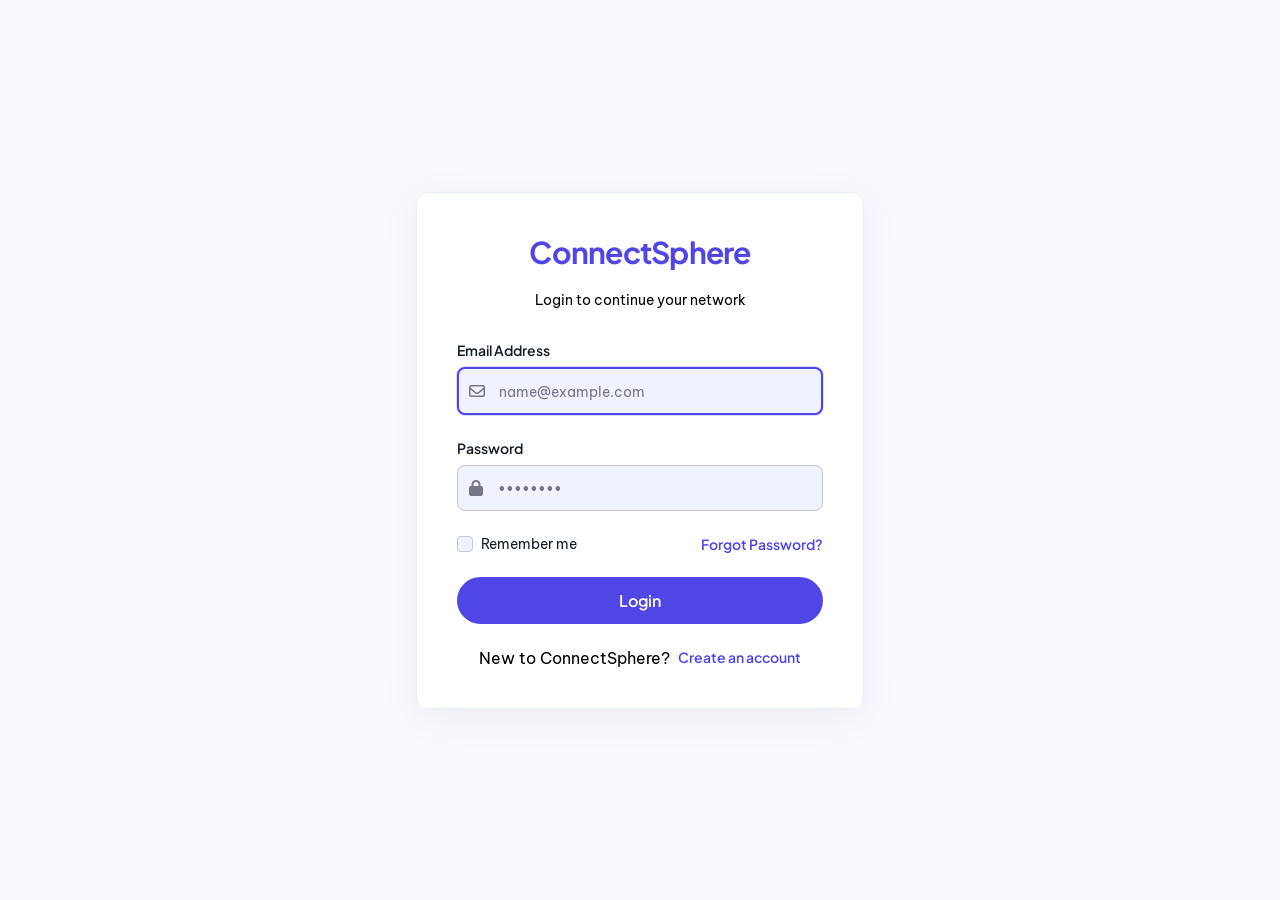
<file: index.html>
<!DOCTYPE html>
<html lang="en">

<head>
    <meta charset="UTF-8">
    <meta name="viewport" content="width=device-width, initial-scale=1.0">
    <!-- icon link -->
    <link rel="icon" href="assets/icon.png" type="image/png">
    <title>ConnectSphere - Home</title>
    <!-- Google Fonts CDN -->
    <link
        href="https://fonts.googleapis.com/css2?family=Plus+Jakarta+Sans:wght@500;600;700;800&amp;family=Be+Vietnam+Pro:wght@400;500&amp;display=swap"
        rel="stylesheet" />

    <!-- Material Icons -->
    <link rel="stylesheet" href="https://fonts.googleapis.com/icon?family=Material+Symbols+Outlined">

    <!-- Font Awesome CDN -->
    <link rel="stylesheet" href="https://cdnjs.cloudflare.com/ajax/libs/font-awesome/6.5.0/css/all.min.css">

    <!-- style files -->
    <link rel="stylesheet" href="css/designsystem.css">
    <link rel="stylesheet" href="css/base.css">
    <link rel="stylesheet" href="css/layout.css">
    <link rel="stylesheet" href="css/module.css">
    <link rel="stylesheet" href="css/state.css">

</head>

<body class="home-page">
    <div class="home-container">
        <!-- Top Navigation -->
        <nav class="top-nav">
            <div class="top-nav-logo">
                <h1 class="top-nav-logo-text">ConnectSphere</h1>
            </div>
            <div class="top-nav-search">
                <span class="material-symbols-outlined">search</span>
                <input type="text" class="top-nav-search-input" placeholder="Search ConnectSphere">
            </div>
            <div class="top-nav-actions">
                <button class="top-nav-icon-btn notification-btn">
                    <span class="material-symbols-outlined">notifications</span>
                </button>
                <button class="top-nav-icon-btn account-btn">
                    <img src="./image/default-image-profile.png" alt="Your avatar">
                </button>
            </div>
        </nav>

        <!-- Main Content Area -->
        <div class="main-feed-container">
            <!-- Left Sidebar -->
            <aside class="sidebar-left">
                <nav class="sidebar-nav">
                    <a href="index.html" class="sidebar-nav-item active">
                        <span class="material-symbols-outlined">home</span>
                        <span>Home</span>
                    </a>
                    <a href="notifications.html" class="sidebar-nav-item">
                        <span class="material-symbols-outlined">notifications</span>
                        <span>Notifications</span>
                    </a>
                    <a href="bookmarks.html" class="sidebar-nav-item">
                        <span class="material-symbols-outlined">bookmarks</span>
                        <span>Bookmarks</span>
                    </a>
                    <a href="profile.html" class="sidebar-nav-item">
                        <span class="material-symbols-outlined">person</span>
                        <span>Profile</span>
                    </a>
                </nav>

                <div class="sidebar-footer">
                    <a href="settings.html" class="sidebar-nav-item">
                        <span class="material-symbols-outlined">settings</span>
                        <span>Settings</span>
                    </a>
                </div>
            </aside>

            <!-- Center Feed -->
            <main class="feed-center">
                <div id="banner" class="security_card_banner">
                    <i id="banner-icon" class="fa-solid fa-envelope"></i>
                    <span id="banner-text"></span>
                </div>
                <!-- Compose Tweet -->
                <div class="compose-card">
                    <div class="compose-header">
                        <img src="./image/default-image-profile.png" alt="Your avatar" class="compose-avatar">
                        <div class="compose-content">
                            <textarea class="compose-textarea" placeholder="What's happening?"></textarea>
                            <input type="file" id="imageUpload" accept="image/*" hidden multiple>
                            <div class="compose-image-preview"></div>
                            <div class="compose-toolbar">
                                <div class="compose-icons">
                                    <button class="compose-icon-btn">
                                        <span class="material-symbols-outlined">image</span>
                                    </button>
                                    <button class="compose-icon-btn emoji-picker-btn">
                                        <span class="material-symbols-outlined">emoji_objects</span>
                                    </button>
                                </div>
                                <button class="compose-post-btn">Post</button>
                            </div>
                            <div class="emoji-picker-overlay hidden">
                                <div class="emoji-picker-container">
                                    <div class="emoji-grid">
                                    </div>
                                    <button class="emoji-picker-close">×</button>
                                </div>
                            </div>
                        </div>
                    </div>
                </div>
                <div class="feed-posts-list"></div>
            </main>

            <!-- Right Sidebar -->
            <aside class="sidebar-right">
                <!-- Who to Follow Section -->
                <div class="who-to-follow-card">
                    <h3 class="who-to-follow-title">Who to follow</h3>
                    <a href="#" class="show-more-link">Show more</a>
                </div>
            </aside>
        </div>
    </div>

    <!-- scripts -->
    <script type="module" src="js/index.js"></script>
    <script type="module" src="js/util/show.js"></script>
    <script type="module" src="js/util/global.js"></script>
</body>

</html>
</file>
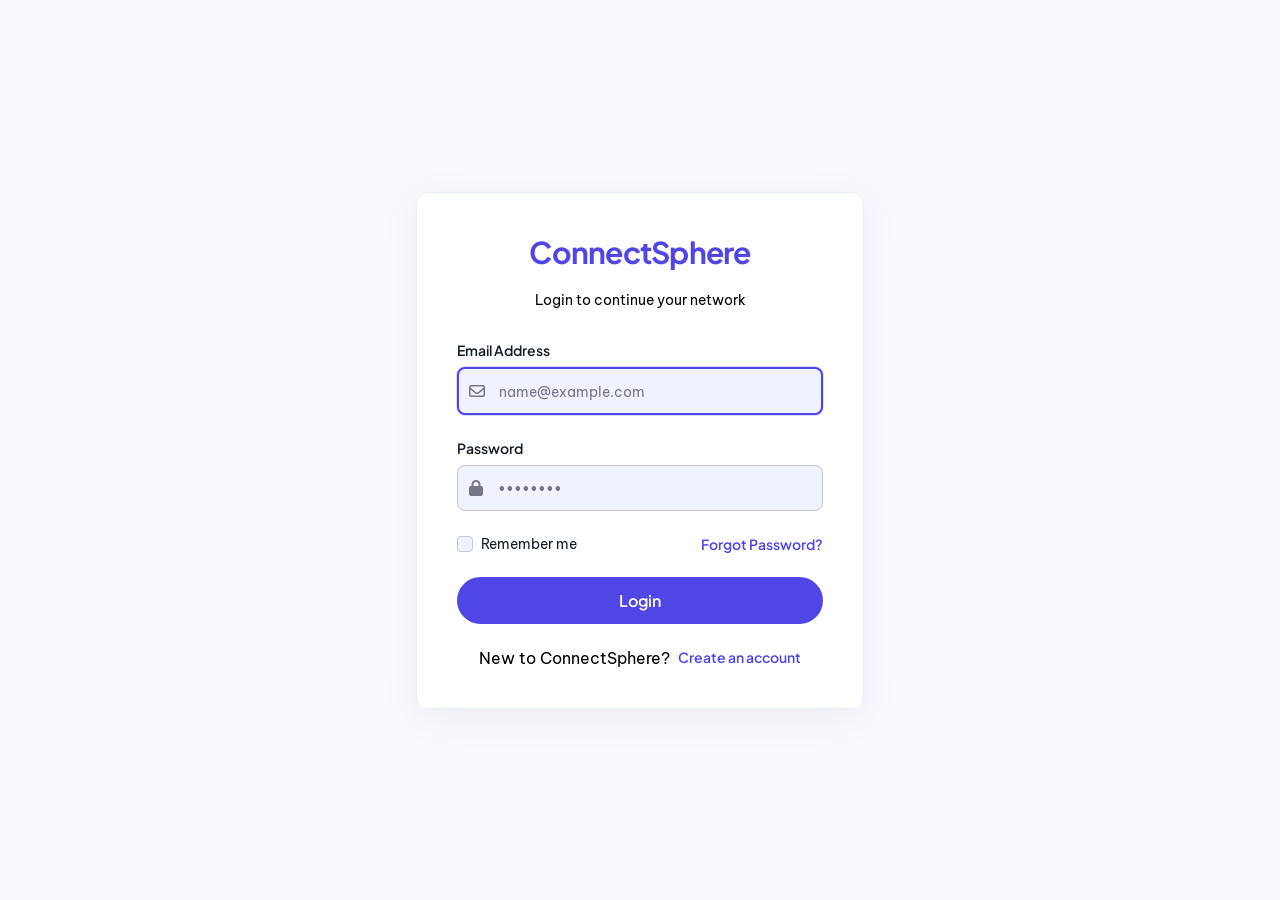
<file: bookmarks.html>
<!DOCTYPE html>
<html lang="en">

<head>
    <meta charset="UTF-8">
    <meta name="viewport" content="width=device-width, initial-scale=1.0">
    <link rel="icon" href="assets/icon.png" type="image/png">
    <title>ConnectSphere - Bookmarks</title>
    <link
        href="https://fonts.googleapis.com/css2?family=Plus+Jakarta+Sans:wght@500;600;700;800&amp;family=Be+Vietnam+Pro:wght@400;500&amp;display=swap"
        rel="stylesheet" />
    <link rel="stylesheet" href="https://fonts.googleapis.com/icon?family=Material+Symbols+Outlined">
    <link rel="stylesheet" href="https://cdnjs.cloudflare.com/ajax/libs/font-awesome/6.5.0/css/all.min.css">
    <link rel="stylesheet" href="css/designsystem.css">
    <link rel="stylesheet" href="css/base.css">
    <link rel="stylesheet" href="css/layout.css">
    <link rel="stylesheet" href="css/module.css">
    <link rel="stylesheet" href="css/state.css">
</head>

<body class="home-page">
    <div class="home-container">
        <nav class="top-nav">
            <div class="top-nav-logo">
                <h1 class="top-nav-logo-text">ConnectSphere</h1>
            </div>
            <div class="top-nav-search">
                <span class="material-symbols-outlined">search</span>
                <input type="text" class="top-nav-search-input" placeholder="Search ConnectSphere">
            </div>
            <div class="top-nav-actions">
                <button class="top-nav-icon-btn notification-btn">
                    <span class="material-symbols-outlined">notifications</span>
                </button>
                <button class="top-nav-icon-btn account-btn">
                    <img src="./image/default-image-profile.png" alt="Your avatar">
                </button>
            </div>
        </nav>

        <div class="main-feed-container">
            <aside class="sidebar-left">
                <nav class="sidebar-nav">
                    <a href="index.html" class="sidebar-nav-item">
                        <span class="material-symbols-outlined">home</span>
                        <span>Home</span>
                    </a>
                    <a href="notifications.html" class="sidebar-nav-item">
                        <span class="material-symbols-outlined">notifications</span>
                        <span>Notifications</span>
                    </a>
                    <a href="bookmarks.html" class="sidebar-nav-item active">
                        <span class="material-symbols-outlined">bookmarks</span>
                        <span>Bookmarks</span>
                    </a>
                    <a href="profile.html" class="sidebar-nav-item">
                        <span class="material-symbols-outlined">person</span>
                        <span>Profile</span>
                    </a>
                </nav>

                <div class="sidebar-footer">
                    <a href="settings.html" class="sidebar-nav-item">
                        <span class="material-symbols-outlined">settings</span>
                        <span>Settings</span>
                    </a>
                </div>
            </aside>

            <main class="feed-center">
                <div class="feed-header">
                    <h2>Bookmarks</h2>
                    <a href="#" class="text-link">Manage saved items</a>
                </div>

                <div class="bookmarks-container">
                </div>
            </main>

            <aside class="sidebar-right">

                <div class="who-to-follow-card">
                    <h3 class="who-to-follow-title">Who to follow</h3>
                    <a href="#" class="show-more-link">Show more</a>
                </div>
            </aside>
        </div>
    </div>

    <!-- scripts -->
    <script type="module" src="js/bookmarks.js"></script>
    <script type="module" src="js/util/show.js"></script>
    <script type="module" src="js/util/global.js"></script>
</body>

</html>
</file>
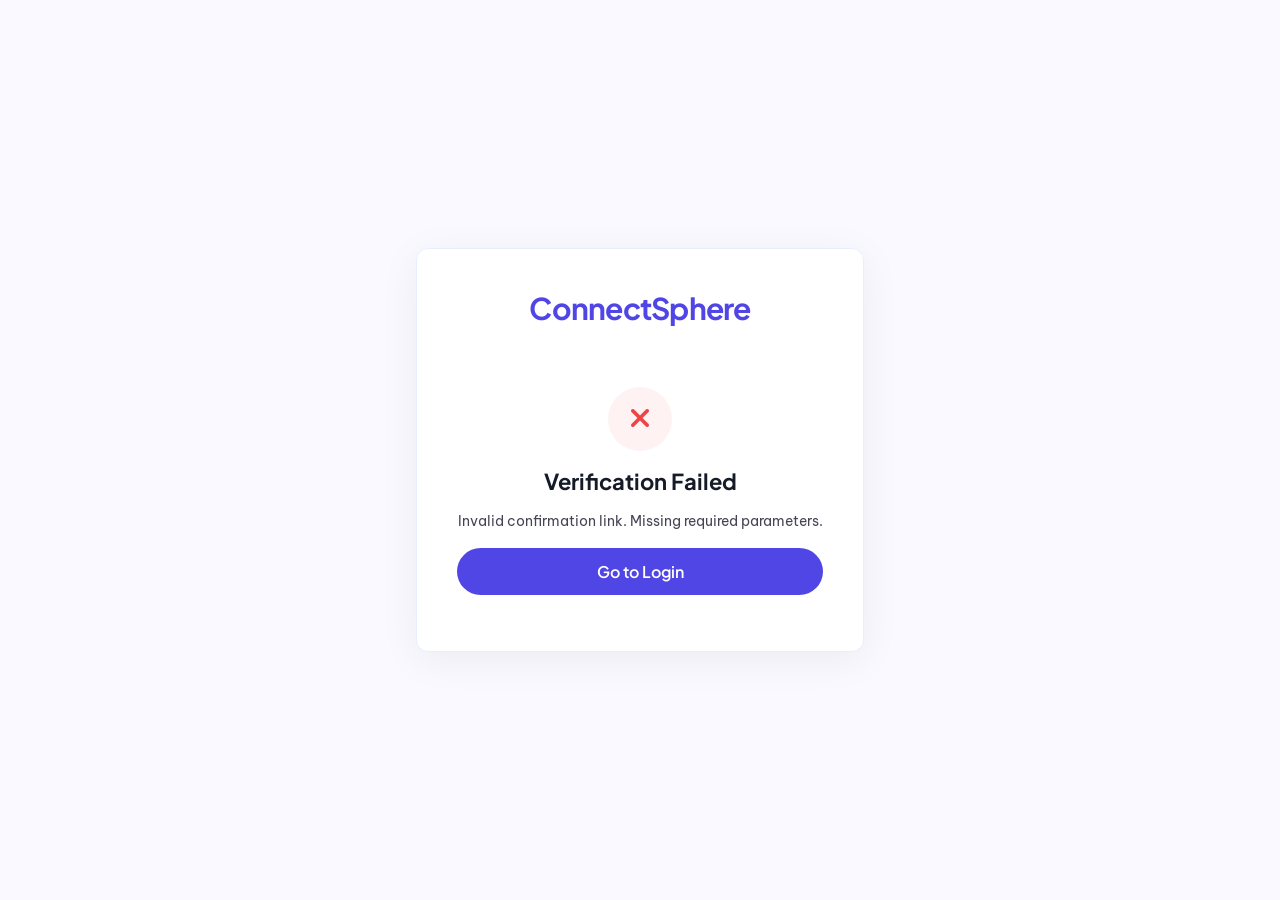
<file: confirm-email.html>
<!DOCTYPE html>
<html lang="en">

<head>
    <meta charset="UTF-8">
    <meta name="viewport" content="width=device-width, initial-scale=1.0">
    <link rel="icon" href="assets/icon.png" type="image/png">
    <title>ConnectSphere - Confirm Email</title>
    <link
        href="https://fonts.googleapis.com/css2?family=Plus+Jakarta+Sans:wght@500;600;700;800&amp;family=Be+Vietnam+Pro:wght@400;500&amp;display=swap"
        rel="stylesheet" />
    <link rel="stylesheet" href="https://cdnjs.cloudflare.com/ajax/libs/font-awesome/6.5.0/css/all.min.css">
    <link rel="stylesheet" href="css/designsystem.css">
    <link rel="stylesheet" href="css/base.css">
    <link rel="stylesheet" href="css/layout.css">
    <link rel="stylesheet" href="css/module.css">
    <link rel="stylesheet" href="css/state.css">
</head>

<body class="confirm-email-page">
    <div class="container">
        <div class="security_card">
            <div class="security_card_heading">
                <h1 class="security_card_heading_header">ConnectSphere</h1>
            </div>
            <div id="loading" class="confirm-status">
                <div class="confirm-status_icon loading">
                    <i class="fa-solid fa-spinner"></i>
                </div>
                <h2 class="confirm-status_title">Verifying your email...</h2>
                <p class="confirm-status_message">Please wait while we confirm your email address.</p>
            </div>
            <div id="success" class="confirm-status" style="display: none;">
                <div class="confirm-status_icon success">
                    <i class="fa-solid fa-check"></i>
                </div>
                <h2 class="confirm-status_title">Email Confirmed!</h2>
                <p class="confirm-status_message">Your email has been verified successfully. You can now log in to your
                    account.</p>
                <a href="index.html" class="security_card_form_submit">Go to Login</a>
            </div>
            <div id="error" class="confirm-status" style="display: none;">
                <div class="confirm-status_icon error">
                    <i class="fa-solid fa-xmark"></i>
                </div>
                <h2 class="confirm-status_title">Verification Failed</h2>
                <p id="error-message" class="confirm-status_message">The confirmation link is invalid or has expired.
                </p>
                <a href="index.html" class="security_card_form_submit">Go to Login</a>
            </div>
        </div>
    </div>
    <script type="module" src="js/confirm-email.js"></script>
</body>

</html>
</file>
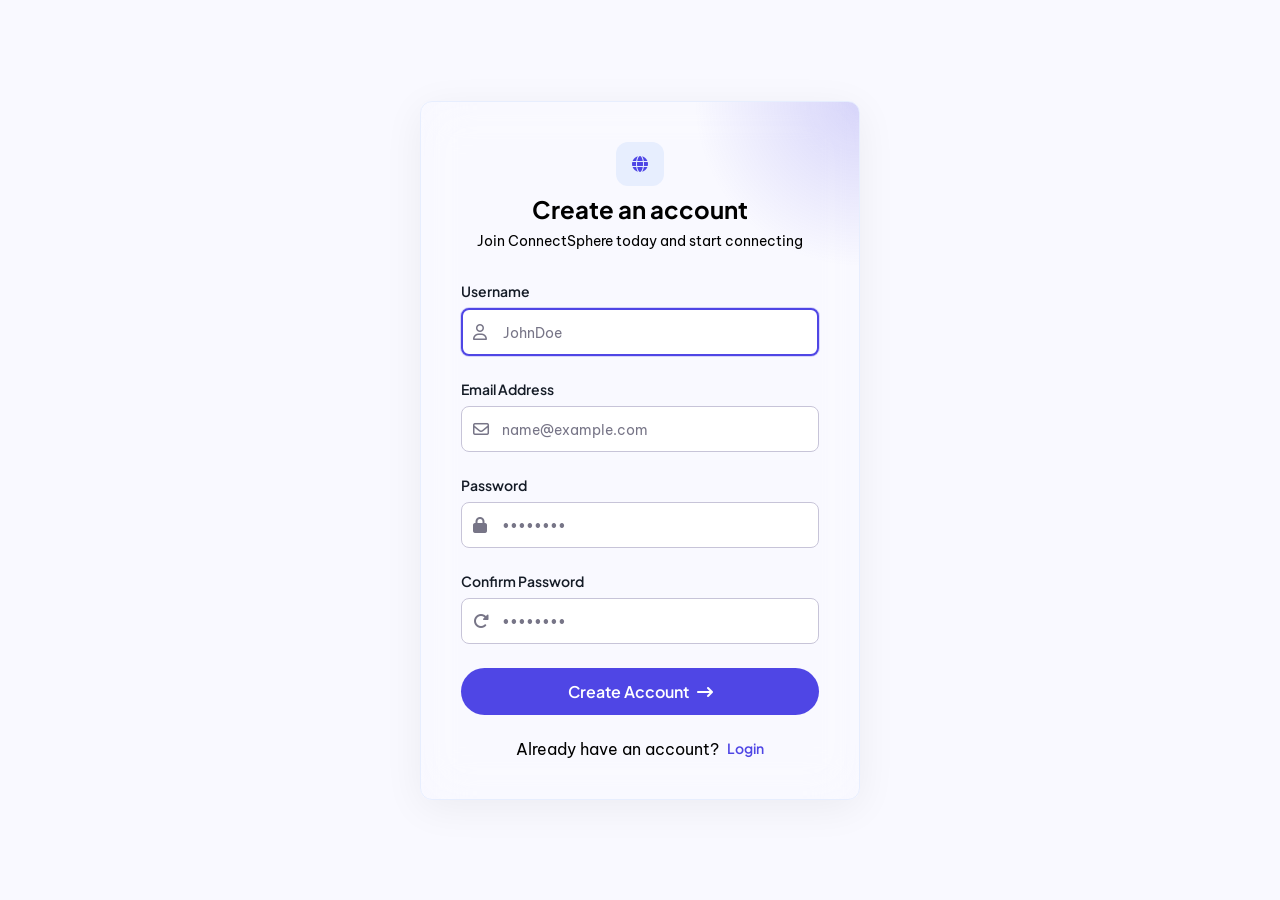
<file: create-account.html>
<!DOCTYPE html>
<html lang="en">

<head>
    <meta charset="UTF-8">
    <meta name="viewport" content="width=device-width, initial-scale=1.0">
    <!-- icon link -->
    <link rel="icon" href="assets/icon.png" type="image/png">
    <title>ConnectSphere - Create Account</title>
    <!-- Google Fonts CDN -->
    <link
        href="https://fonts.googleapis.com/css2?family=Plus+Jakarta+Sans:wght@500;600;700;800&amp;family=Be+Vietnam+Pro:wght@400;500&amp;display=swap"
        rel="stylesheet" />

    <!-- Font Awesome CDN -->
    <link rel="stylesheet" href="https://cdnjs.cloudflare.com/ajax/libs/font-awesome/6.5.0/css/all.min.css">

    <!-- style files -->
    <link rel="stylesheet" href="css/designsystem.css">
    <link rel="stylesheet" href="css/base.css">
    <link rel="stylesheet" href="css/layout.css">
    <link rel="stylesheet" href="css/module.css">
    <link rel="stylesheet" href="css/state.css">
</head>

<body class="create-account-page">
    <div class="container">
        <div class="create-account_card security_card">
            <div class="security_card_heading">
                <div class="icon">
                    <i class="fa-solid fa-globe"></i>
                </div>
                <h2 class="Create-account_card_heading_header">Create an account</h1>
                    <p class="security_card_heading_text">Join ConnectSphere today and start connecting</p>
            </div>
            <form class="security_card_form" action="/security" method="POST">
                <div class="security_card_form_group">
                    <label class="security_card_form_group_label" for="username">Username</label>
                    <div class="security_card_form_group_input_container">
                        <i class="security_card_form_group_input_icon fa-regular fa-user"></i>
                        <input class="security_card_form_group_input create-account_card_form_group_input" type="text"
                            id="username" name="username" placeholder="JohnDoe">
                    </div>
                    <span class="security_card_form_group_error">This field is required</span>
                </div>
                <div class="security_card_form_group">
                    <label class="security_card_form_group_label" for="email">Email Address</label>
                    <div class="security_card_form_group_input_container">
                        <i class="security_card_form_group_input_icon fa-regular fa-envelope"></i>
                        <input class="security_card_form_group_input create-account_card_form_group_input" type="text"
                            id="email" name="email" placeholder="name@example.com">
                    </div>
                    <span class="security_card_form_group_error">This field is required</span>
                </div>
                <div class="security_card_form_group">
                    <label class="security_card_form_group_label" for="password">Password</label>
                    <div class="security_card_form_group_input_container">
                        <i class="security_card_form_group_input_icon fa-solid fa-lock"></i>
                        <input class="security_card_form_group_input create-account_card_form_group_input"
                            type="password" id="password" placeholder="••••••••" name="password">
                    </div>
                    <span class="security_card_form_group_error">This field is required</span>
                </div>
                <div class="security_card_form_group">
                    <label class="security_card_form_group_label" for="confirm-password">Confirm Password</label>
                    <div class="security_card_form_group_input_container">
                        <i class="security_card_form_group_input_icon fa-solid fa-rotate-right"></i>
                        <input class="security_card_form_group_input create-account_card_form_group_input"
                            type="password" id="confirm-password" placeholder="••••••••" name="confirm-password">
                    </div>
                    <span class="security_card_form_group_error">This field is required</span>
                </div>
                <span class="security_card_form_error"></span>
                <button class="security_card_form_submit" type="submit">
                    Create Account
                    <i class="fa-solid fa-arrow-right-long"></i>
                </button>
                <div class="security_card_form_group security_card_form_footer">
                    <p class="security_card_text">Already have an account?</p>
                    <a href="index.html" class="security_card_link">Login</a>
                </div>
            </form>
        </div>
    </div>
    <script type="module" src="js/validation.js"></script>
    <script type="module" src="js/create-account.js"></script>
</body>

</html>
</file>
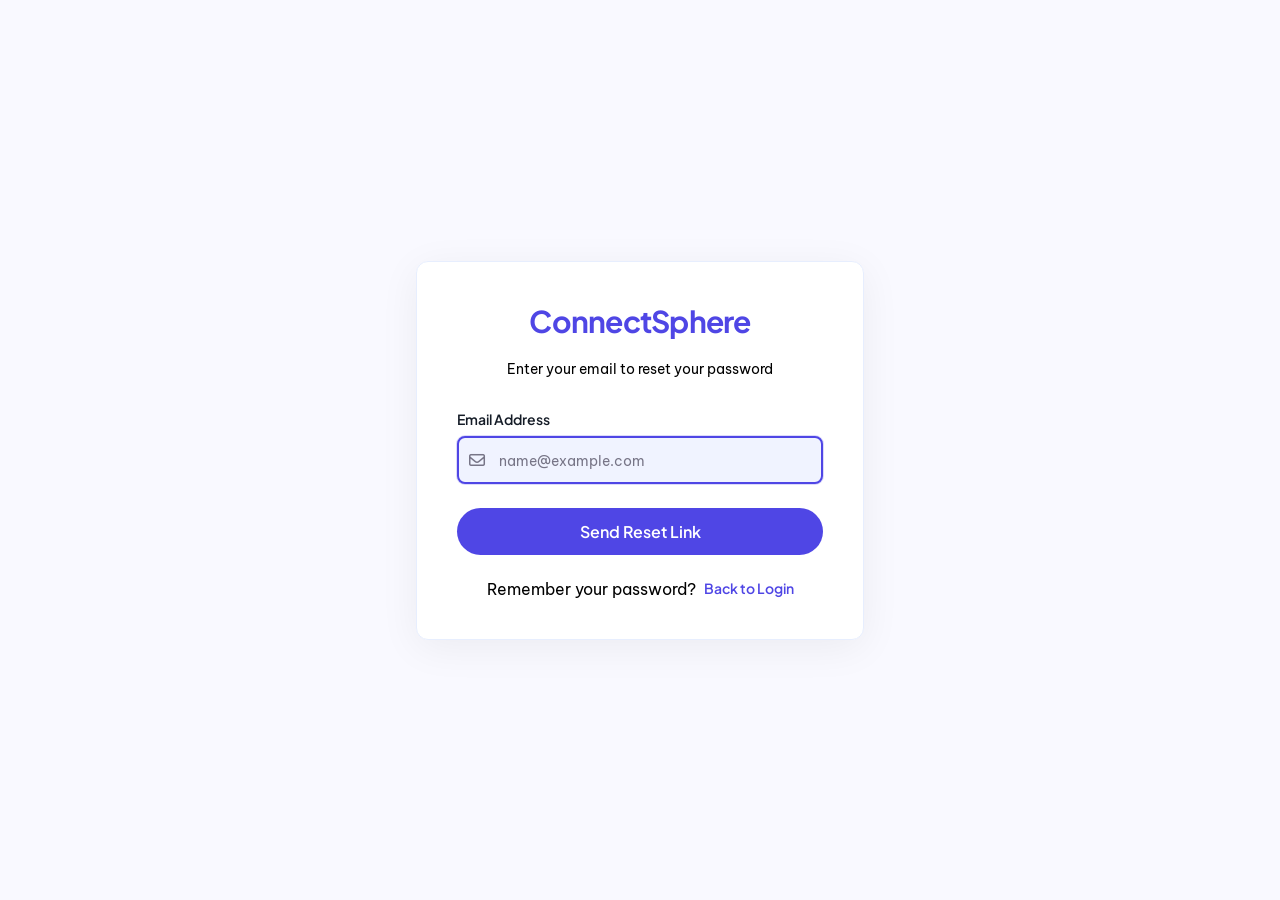
<file: forgot-password.html>
<!DOCTYPE html>
<html lang="en">

<head>
    <meta charset="UTF-8">
    <meta name="viewport" content="width=device-width, initial-scale=1.0">
    <!-- icon link -->
    <link rel="icon" href="assets/icon.png" type="image/png">
    <title>ConnectSphere - Forgot Password</title>
    <!-- Google Fonts CDN -->
    <link
        href="https://fonts.googleapis.com/css2?family=Plus+Jakarta+Sans:wght@500;600;700;800&amp;family=Be+Vietnam+Pro:wght@400;500&amp;display=swap"
        rel="stylesheet" />

    <!-- Font Awesome CDN -->
    <link rel="stylesheet" href="https://cdnjs.cloudflare.com/ajax/libs/font-awesome/6.5.0/css/all.min.css">

    <!-- style files -->
    <link rel="stylesheet" href="css/designsystem.css">
    <link rel="stylesheet" href="css/base.css">
    <link rel="stylesheet" href="css/layout.css">
    <link rel="stylesheet" href="css/module.css">
    <link rel="stylesheet" href="css/state.css">
</head>

<body class="forgot-password-page">
    <div class="container">
        <div class="security_card">
            <div class="security_card_heading">
                <h1 class="security_card_heading_header">ConnectSphere</h1>
                <p class="security_card_heading_text">Enter your email to reset your password</p>
            </div>
            <div id="banner" class="security_card_banner">
                <i id="banner-icon" class="fa-solid fa-envelope"></i>
                <span id="banner-text"></span>
            </div>
            <form class="security_card_form" action="/security" method="POST">
                <div class="security_card_form_group">
                    <label class="security_card_form_group_label" for="email">Email Address</label>
                    <div class="security_card_form_group_input_container">
                        <i class="security_card_form_group_input_icon fa-regular fa-envelope"></i>
                        <input class="security_card_form_group_input" type="text" id="email" name="email"
                            placeholder="name@example.com">
                    </div>
                    <span class="security_card_form_group_error">This field is required</span>
                </div>
                <span class="security_card_form_error"></span>
                <button class="security_card_form_submit" type="submit">Send Reset Link</button>
                <div class="security_card_form_group security_card_form_footer">
                    <p class="security_card_text">Remember your password?</p>
                    <a href="index.html" class="security_card_link">Back to Login</a>
                </div>
            </form>
        </div>
    </div>

    <!-- script -->
    <script type="module" src="js/validation.js"></script>
    <script type="module" src="js/util/show.js"></script>
    <script type="module" src="js/forgot-password.js"></script>
</body>

</html>
</file>
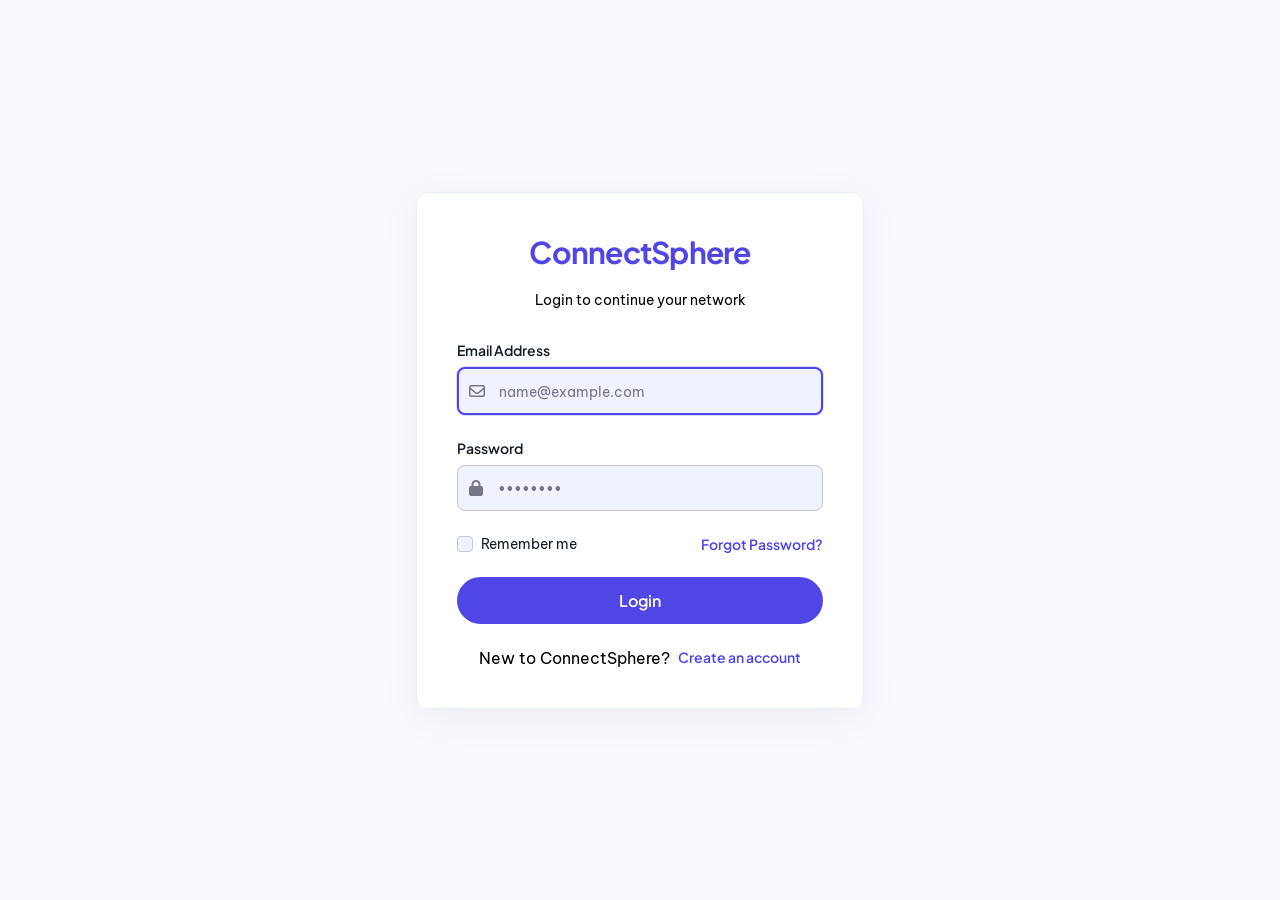
<file: login.html>
<!DOCTYPE html>
<html lang="en">

<head>
    <meta charset="UTF-8">
    <meta name="viewport" content="width=device-width, initial-scale=1.0">
    <!-- icon link -->
    <link rel="icon" href="assets/icon.png" type="image/png">
    <title>ConnectSphere - Login</title>
    <!-- Google Fonts CDN -->
    <link
        href="https://fonts.googleapis.com/css2?family=Plus+Jakarta+Sans:wght@500;600;700;800&amp;family=Be+Vietnam+Pro:wght@400;500&amp;display=swap"
        rel="stylesheet" />

    <!-- Font Awesome CDN -->
    <link rel="stylesheet" href="https://cdnjs.cloudflare.com/ajax/libs/font-awesome/6.5.0/css/all.min.css">

    <!-- style files -->
    <link rel="stylesheet" href="css/designsystem.css">
    <link rel="stylesheet" href="css/base.css">
    <link rel="stylesheet" href="css/layout.css">
    <link rel="stylesheet" href="css/module.css">
    <link rel="stylesheet" href="css/state.css">

</head>

<body class="login-page">
    <div class="container">
        <div class="security_card security_card">
            <div class="security_card_heading">
                <h1 class="security_card_heading_header">ConnectSphere</h1>
                <p class="security_card_heading_text">Login to continue your network</p>
            </div>
            <div id="banner" class="security_card_banner">
                <i id="banner-icon" class="fa-solid fa-envelope"></i>
                <span id="banner-text"></span>
            </div>
            <form class="security_card_form" action="/security" method="POST">
                <div class="security_card_form_group">
                    <label class="security_card_form_group_label" for="email">Email Address</label>
                    <div class="security_card_form_group_input_container">
                        <i class=" security_card_form_group_input_icon fa-regular fa-envelope"></i>
                        <input class="security_card_form_group_input" type="text" id="email" name="email"
                            placeholder="name@example.com">
                    </div>
                    <span class="security_card_form_group_error">This field is required</span>
                </div>
                <div class="security_card_form_group">
                    <label class="security_card_form_group_label" for="password">Password</label>
                    <div class="security_card_form_group_input_container">
                        <i class="security_card_form_group_input_icon fa-solid fa-lock"></i>
                        <input class="security_card_form_group_input" type="password" id="password"
                            placeholder="••••••••" name="password">
                    </div>
                    <span class="security_card_form_group_error">This field is required</span>
                </div>
                <span class="security_card_form_error"></span>
                <div class="security_card_form_group remember-me">
                    <label class="security_card_form_group_label cursor-pointer remember-me_label">
                        <input class="security_card_form_group_input cursor-pointer" type="checkbox" id="remember-me">
                        Remember me
                    </label>
                    <a href="forgot-password.html" class="security_card_link">Forgot Password?</a>
                </div>
                <button class="security_card_form_submit" type="submit">Login</button>
                <div class="security_card_form_group security_card_form_footer">
                    <p class="security_card_text">New to ConnectSphere?</p>
                    <a href="create-account.html" class="security_card_link">Create an account</a>
                </div>
            </form>
        </div>
    </div>

    <!-- script  -->
    <script type="module" src="js/login.js"></script>

</body>

</html>
</file>
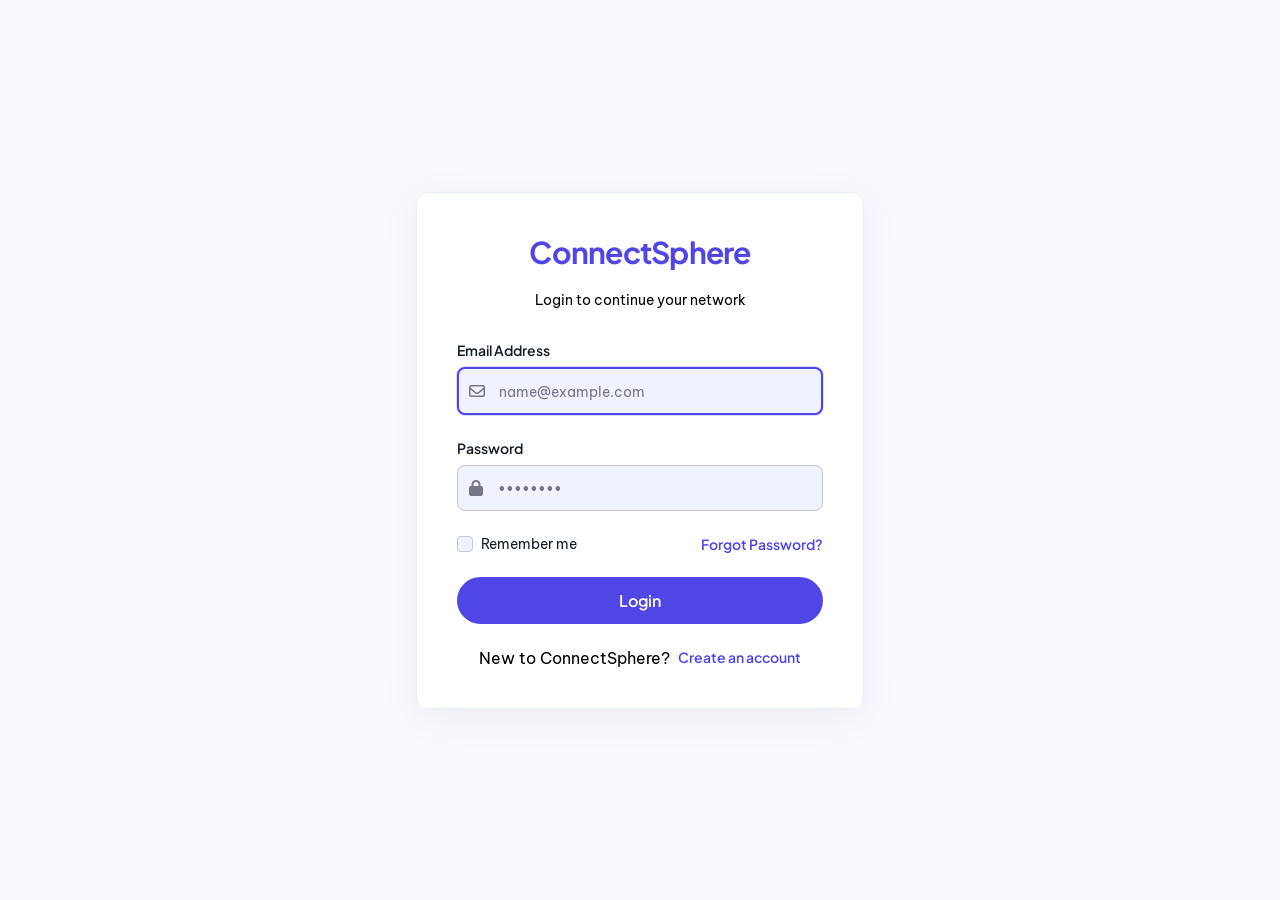
<file: notifications.html>
<!DOCTYPE html>
<html lang="en">

<head>
    <meta charset="UTF-8">
    <meta name="viewport" content="width=device-width, initial-scale=1.0">
    <link rel="icon" href="assets/icon.png" type="image/png">
    <title>ConnectSphere - Notifications</title>
    <link
        href="https://fonts.googleapis.com/css2?family=Plus+Jakarta+Sans:wght@500;600;700;800&amp;family=Be+Vietnam+Pro:wght@400;500&amp;display=swap"
        rel="stylesheet" />
    <link rel="stylesheet" href="https://fonts.googleapis.com/icon?family=Material+Symbols+Outlined">
    <link rel="stylesheet" href="https://cdnjs.cloudflare.com/ajax/libs/font-awesome/6.5.0/css/all.min.css">
    <link rel="stylesheet" href="css/designsystem.css">
    <link rel="stylesheet" href="css/base.css">
    <link rel="stylesheet" href="css/layout.css">
    <link rel="stylesheet" href="css/module.css">
    <link rel="stylesheet" href="css/state.css">
</head>

<script src="js/notifications.js" type="module" defer></script>
<script type="module" src="js/util/show.js" defer></script>
<script type="module" src="js/util/global.js" defer></script>

<body class="home-page">
    <div class="home-container">
        <nav class="top-nav">
            <div class="top-nav-logo">
                <h1 class="top-nav-logo-text">ConnectSphere</h1>
            </div>
            <div class="top-nav-search">
                <span class="material-symbols-outlined">search</span>
                <input type="text" class="top-nav-search-input" placeholder="Search ConnectSphere">
            </div>
            <div class="top-nav-actions">
                <button class="top-nav-icon-btn notification-btn">
                    <span class="material-symbols-outlined">notifications</span>
                </button>
                <button class="top-nav-icon-btn account-btn">
                    <img src="./image/default-image-profile.png" alt="Your avatar">
                </button>
            </div>
        </nav>

        <div class="main-feed-container">
            <aside class="sidebar-left">
                <nav class="sidebar-nav">
                    <a href="index.html" class="sidebar-nav-item">
                        <span class="material-symbols-outlined">home</span>
                        <span>Home</span>
                    </a>
                    <a href="notifications.html" class="sidebar-nav-item active">
                        <span class="material-symbols-outlined">notifications</span>
                        <span>Notifications</span>
                    </a>
                    <a href="bookmarks.html" class="sidebar-nav-item">
                        <span class="material-symbols-outlined">bookmarks</span>
                        <span>Bookmarks</span>
                    </a>
                    <a href="profile.html" class="sidebar-nav-item">
                        <span class="material-symbols-outlined">person</span>
                        <span>Profile</span>
                    </a>
                </nav>

                <div class="sidebar-footer">
                    <a href="settings.html" class="sidebar-nav-item">
                        <span class="material-symbols-outlined">settings</span>
                        <span>Settings</span>
                    </a>
                </div>
            </aside>

            <main class="feed-center">
                <div class="feed-header">
                    <h2>Notifications</h2>
                    <a href="#" class="text-link">Mark all as read</a>
                </div>

                <div class="notifications-container">
                    <div id="banner" class="security_card_banner">
                        <i id="banner-icon" class="fa-solid fa-envelope"></i>
                        <span id="banner-text"></span>
                    </div>
                </div>
            </main>
        </div>
    </div>
</body>

</html>
</file>
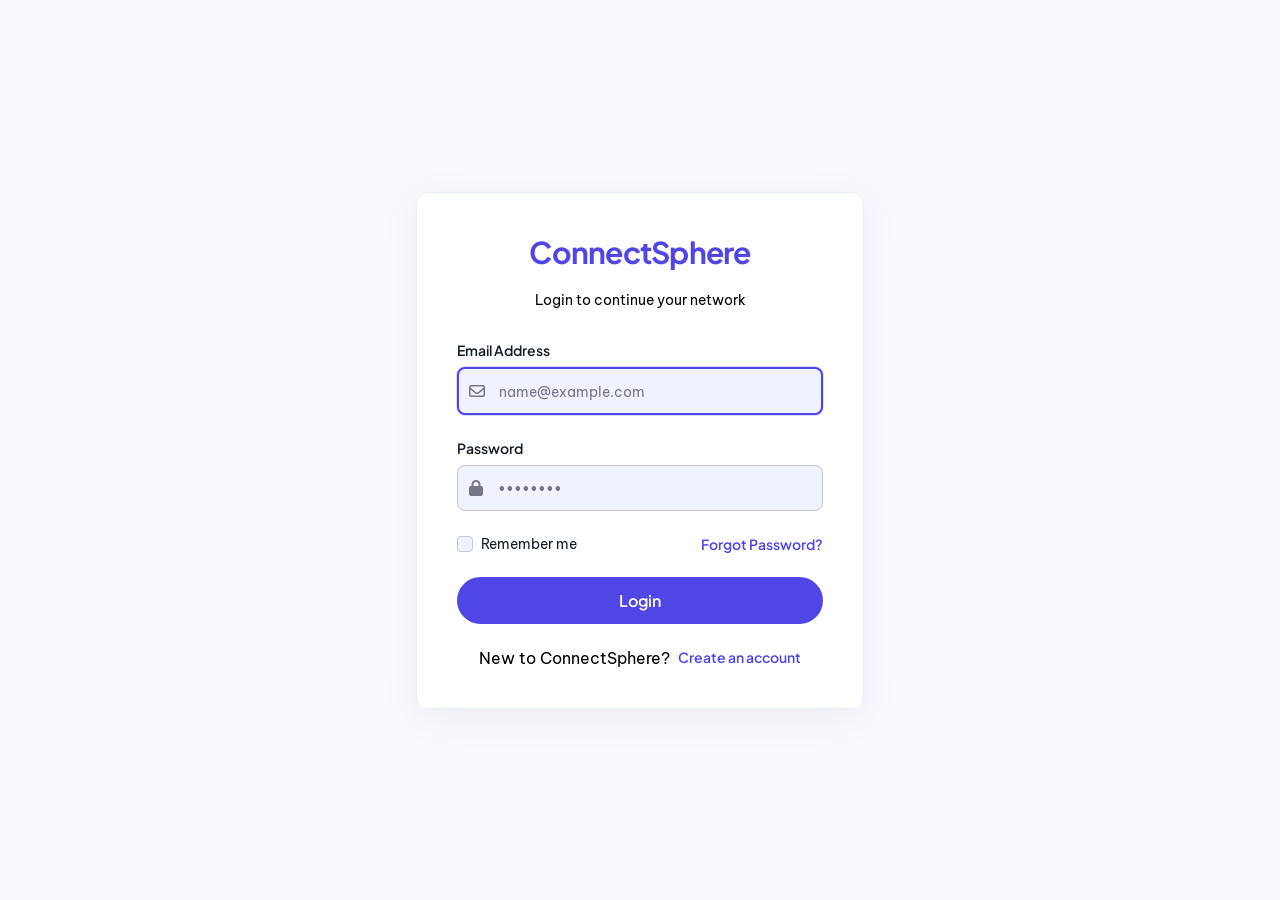
<file: profile.html>
<!DOCTYPE html>
<html lang="en">

<head>
    <meta charset="UTF-8">
    <meta name="viewport" content="width=device-width, initial-scale=1.0">
    <link rel="icon" href="assets/icon.png" type="image/png">
    <title>ConnectSphere - Profile</title>
    <link
        href="https://fonts.googleapis.com/css2?family=Plus+Jakarta+Sans:wght@500;600;700;800&amp;family=Be+Vietnam+Pro:wght@400;500;600&amp;display=swap"
        rel="stylesheet" />
    <link rel="stylesheet" href="https://fonts.googleapis.com/icon?family=Material+Symbols+Outlined">
    <link rel="stylesheet" href="https://cdnjs.cloudflare.com/ajax/libs/font-awesome/6.5.0/css/all.min.css">
    <link rel="stylesheet" href="css/designsystem.css">
    <link rel="stylesheet" href="css/base.css">
    <link rel="stylesheet" href="css/layout.css">
    <link rel="stylesheet" href="css/module.css">
    <link rel="stylesheet" href="css/state.css">
</head>

<body class="home-page profile-page">
    <div class="home-container">
        <div id="banner" class="security_card_banner">
            <span id="banner-icon" class="fa-solid fa-envelope"></span>
            <p id="banner-text"></p>
        </div>
        <nav class="top-nav">
            <div class="top-nav-logo">
                <h1 class="top-nav-logo-text">ConnectSphere</h1>
            </div>
            <div class="top-nav-search">
                <span class="material-symbols-outlined">search</span>
                <input type="text" class="top-nav-search-input" placeholder="Search ConnectSphere">
            </div>
            <div class="top-nav-actions">
                <button class="top-nav-icon-btn notification-btn">
                    <span class="material-symbols-outlined">notifications</span>
                </button>
                <button class="top-nav-icon-btn account-btn">
                    <img src="./image/default-image-profile.png" alt="Your avatar">
                </button>
            </div>
        </nav>

        <div class="main-feed-container">
            <aside class="sidebar-left">
                <nav class="sidebar-nav">
                    <a href="index.html" class="sidebar-nav-item">
                        <span class="material-symbols-outlined">home</span>
                        <span>Home</span>
                    </a>
                    <a href="notifications.html" class="sidebar-nav-item">
                        <span class="material-symbols-outlined">notifications</span>
                        <span>Notifications</span>
                    </a>
                    <a href="bookmarks.html" class="sidebar-nav-item">
                        <span class="material-symbols-outlined">bookmarks</span>
                        <span>Bookmarks</span>
                    </a>
                    <a href="profile.html" class="sidebar-nav-item active">
                        <span class="material-symbols-outlined">person</span>
                        <span>Profile</span>
                    </a>
                </nav>
                <div class="sidebar-footer">
                    <a href="settings.html" class="sidebar-nav-item">
                        <span class="material-symbols-outlined">settings</span>
                        <span>Settings</span>
                    </a>
                </div>
            </aside>

            <main class="feed-center">
                <div class="feed-header">
                    <h2>Profile</h2>
                </div>

                <div class="profile-posts-list">

                </div>
            </main>

            <aside class="sidebar-right">
                <div class="who-to-follow-card">
                    <h3 class="who-to-follow-title">Who to follow</h3>
                    <a href="#" class="show-more-link">Show more</a>
                    <div class="who-to-follow-list"></div>
                </div>
            </aside>
        </div>
    </div>
    <script type="module" src="js/profile.js"></script>
    <script type="module" src="js/util/global.js"></script>
</body>

</html>
</file>
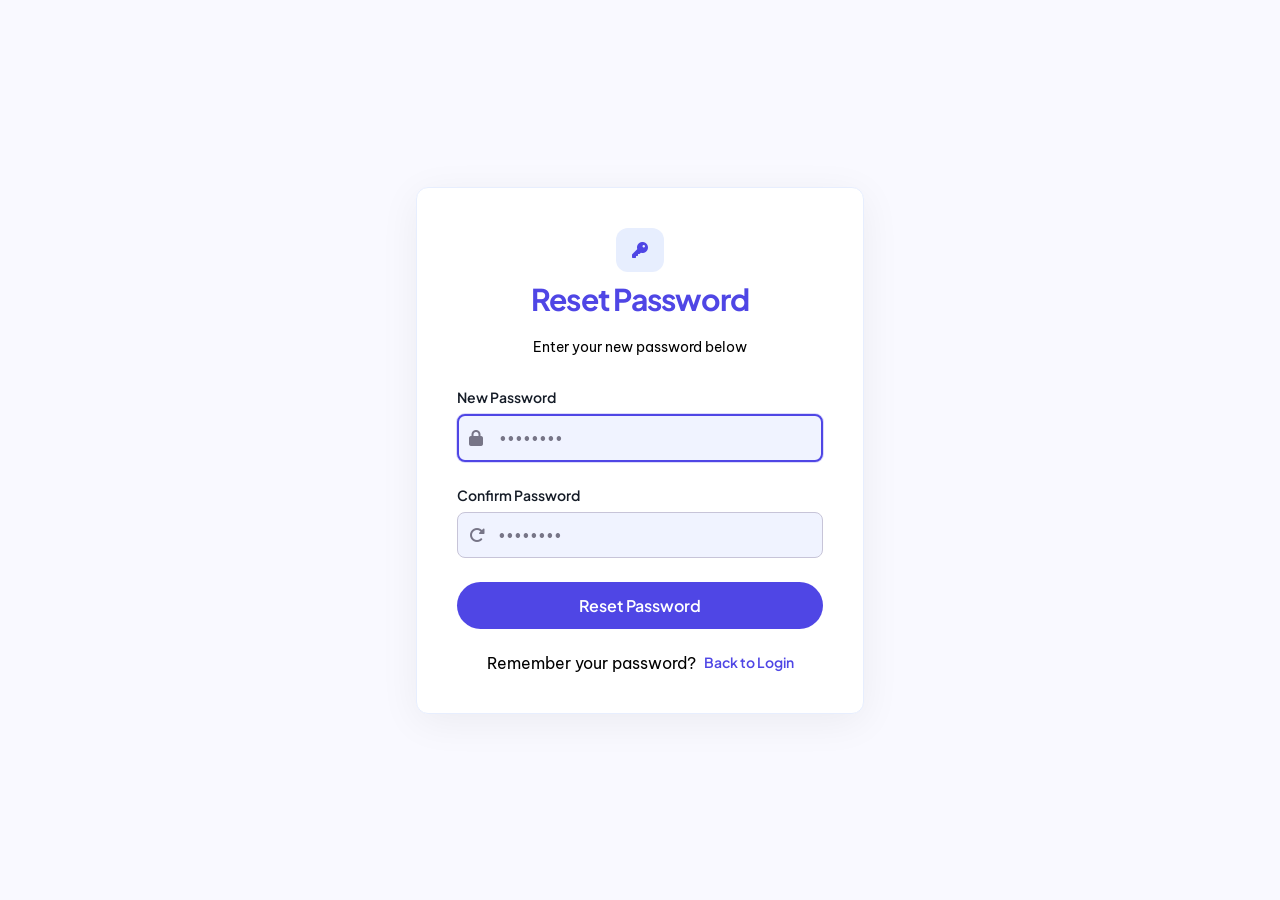
<file: reset-password.html>
<!DOCTYPE html>
<html lang="en">

<head>
    <meta charset="UTF-8">
    <meta name="viewport" content="width=device-width, initial-scale=1.0">
    <!-- icon link -->
    <link rel="icon" href="assets/icon.png" type="image/png">
    <title>ConnectSphere - Reset Password</title>
    <!-- Google Fonts CDN -->
    <link
        href="https://fonts.googleapis.com/css2?family=Plus+Jakarta+Sans:wght@500;600;700;800&amp;family=Be+Vietnam+Pro:wght@400;500&amp;display=swap"
        rel="stylesheet" />

    <!-- Font Awesome CDN -->
    <link rel="stylesheet" href="https://cdnjs.cloudflare.com/ajax/libs/font-awesome/6.5.0/css/all.min.css">

    <!-- style files -->
    <link rel="stylesheet" href="css/designsystem.css">
    <link rel="stylesheet" href="css/base.css">
    <link rel="stylesheet" href="css/layout.css">
    <link rel="stylesheet" href="css/module.css">
    <link rel="stylesheet" href="css/state.css">
</head>

<body class="reset-password-page">
    <div class="container">
        <div class="security_card">
            <div class="security_card_heading">
                <div class="icon">
                    <i class="fa-solid fa-key"></i>
                </div>
                <h2 class="security_card_heading_header">Reset Password</h2>
                <p class="security_card_heading_text">Enter your new password below</p>
            </div>
            <div id="banner" class="security_card_banner">
                <i id="banner-icon" class="fa-solid fa-circle-check"></i>
                <span id="banner-text"></span>
            </div>
            <form class="security_card_form" action="/security" method="POST">
                <div class="security_card_form_group">
                    <label class="security_card_form_group_label" for="password">New Password</label>
                    <div class="security_card_form_group_input_container">
                        <i class="security_card_form_group_input_icon fa-solid fa-lock"></i>
                        <input class="security_card_form_group_input" type="password" id="password"
                            placeholder="••••••••" name="password">
                    </div>
                    <span class="security_card_form_group_error">This field is required</span>
                </div>
                <div class="security_card_form_group">
                    <label class="security_card_form_group_label" for="confirm-password">Confirm Password</label>
                    <div class="security_card_form_group_input_container">
                        <i class="security_card_form_group_input_icon fa-solid fa-rotate-right"></i>
                        <input class="security_card_form_group_input" type="password" id="confirm-password"
                            placeholder="••••••••" name="confirm-password">
                    </div>
                    <span class="security_card_form_group_error">This field is required</span>
                </div>
                <span class="security_card_form_error"></span>
                <button class="security_card_form_submit" type="submit">Reset Password</button>
                <div class="security_card_form_group security_card_form_footer">
                    <p class="security_card_text">Remember your password?</p>
                    <a href="index.html" class="security_card_link">Back to Login</a>
                </div>
            </form>
        </div>
    </div>

    <!-- script -->
    <script type="module" src="js/validation.js"></script>
    <script type="module" src="js/reset-password.js"></script>
    <script type="module" src="js/util/show.js"></script>
</body>

</html>
</file>
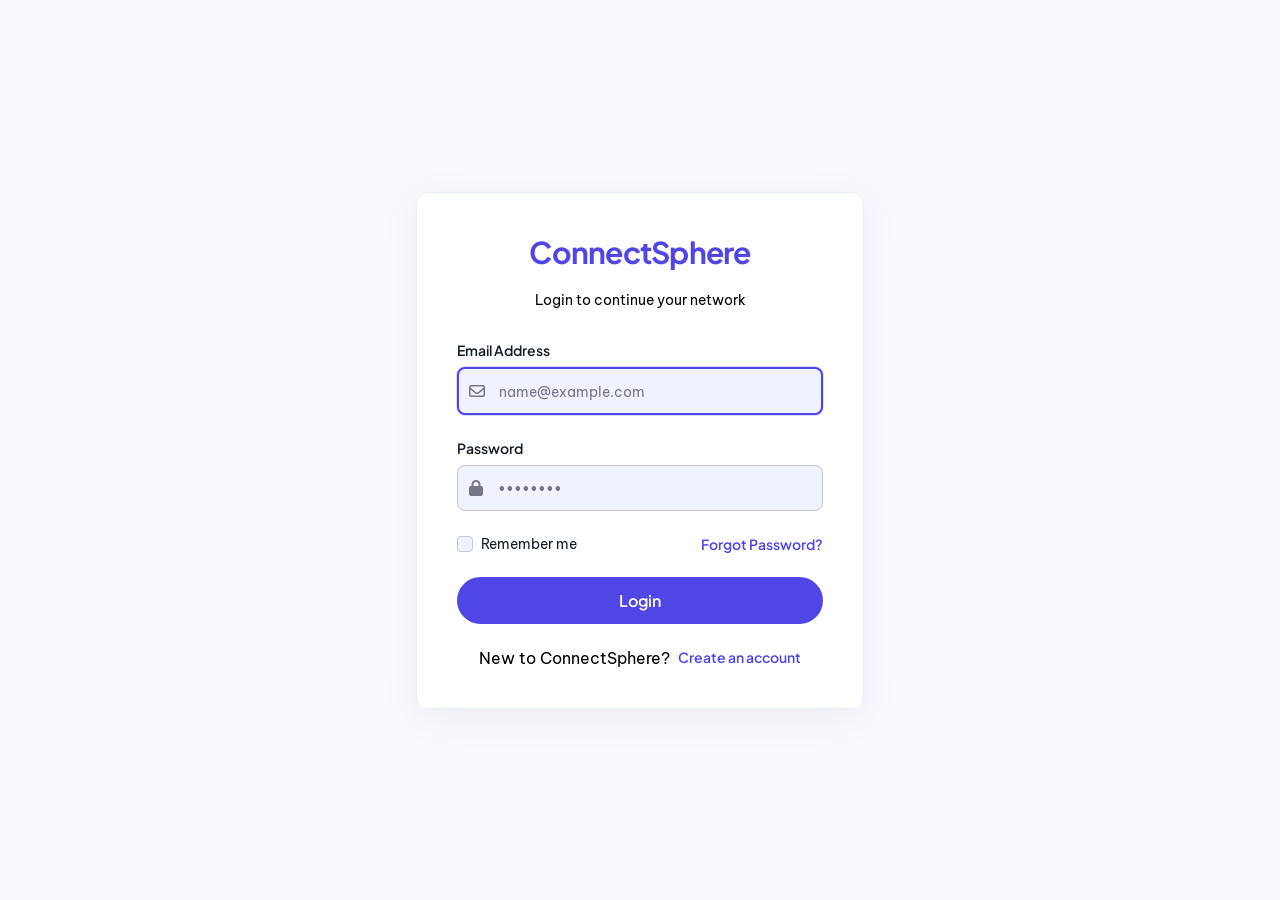
<file: settings.html>
<!doctype html>
<html lang="en">

<head>
    <meta charset="utf-8">
    <meta name="viewport" content="width=device-width,initial-scale=1">
    <title>ConnectSphere - Settings</title>
    <link rel="icon" href="assets/icon.png" type="image/png">
    <link
        href="https://fonts.googleapis.com/css2?family=Plus+Jakarta+Sans:wght@500;600;700;800&amp;family=Be+Vietnam+Pro:wght@400;500&amp;display=swap"
        rel="stylesheet" />
    <link rel="stylesheet" href="https://cdnjs.cloudflare.com/ajax/libs/font-awesome/6.5.0/css/all.min.css">
    <link rel="stylesheet" href="https://fonts.googleapis.com/icon?family=Material+Symbols+Outlined">
    <link rel="stylesheet" href="css/designsystem.css">
    <link rel="stylesheet" href="css/base.css">
    <link rel="stylesheet" href="css/layout.css">
    <link rel="stylesheet" href="css/module.css">
    <link rel="stylesheet" href="css/state.css">
</head>

<body class="home-page settings-page">
    <div class="home-container">
        <!-- Top Navigation -->
        <nav class="top-nav">
            <div class="top-nav-logo">
                <h1 class="top-nav-logo-text">ConnectSphere</h1>
            </div>
            <div class="top-nav-search">
                <span class="material-symbols-outlined">search</span>
                <input type="text" class="top-nav-search-input" placeholder="Search ConnectSphere">
            </div>
            <div class="top-nav-actions">
                <button class="top-nav-icon-btn notification-btn">
                    <span class="material-symbols-outlined ">notifications</span>
                </button>
                <button class="top-nav-icon-btn account-btn">
                    <img src="./image/default-image-profile.png" alt="Your avatar">
                </button>
            </div>
        </nav>

        <div class="main-feed-container">
            <!-- Left Sidebar -->
            <aside class="sidebar-left">
                <nav class="sidebar-nav">
                    <a href="index.html" class="sidebar-nav-item ">
                        <span class="material-symbols-outlined">home</span>
                        <span>Home</span>
                    </a>
                    <a href="notifications.html" class="sidebar-nav-item">
                        <span class="material-symbols-outlined">notifications</span>
                        <span>Notifications</span>
                    </a>
                    <a href="bookmarks.html" class="sidebar-nav-item">
                        <span class="material-symbols-outlined">bookmarks</span>
                        <span>Bookmarks</span>
                    </a>
                    <a href="profile.html" class="sidebar-nav-item">
                        <span class="material-symbols-outlined">person</span>
                        <span>Profile</span>
                    </a>
                </nav>

                <div class="sidebar-footer">
                    <a href="settings.html" class="sidebar-nav-item active">
                        <span class="material-symbols-outlined">settings</span>
                        <span>Settings</span>
                    </a>
                </div>
            </aside>

            <!-- Center Feed -->
            <main class="feed-center">
                <div class="feed-header">
                    <h2>Settings</h2>
                </div>
                <div id="banner" class="security_card_banner">
                    <i id="banner-icon" class="fa-solid fa-envelope"></i>
                    <span id="banner-text"></span>
                </div>

                <div class="settings-container">
                    <form class="settings-card" aria-labelledby="settings-heading" enctype="multipart/form-data">
                        <h3 id="settings-heading">Account Settings</h3>

                        <div class="settings-section">
                            <h4>Profile</h4>
                            <div class="profile-image-row">
                                <div class="profile-avatar-wrap">
                                    <img src="image/avatar.jpg" alt="Profile avatar" class="profile-avatar">
                                </div>
                                <div class="profile-image-actions">
                                    <label class="profile-update-btn">
                                        <input id="profile-picture" type="file" accept="image/*"
                                            class="profile-image-input">
                                        Update photo
                                    </label>
                                    <p class="profile-image-copy">Choose a square image for best results.</p>
                                </div>
                            </div>
                            <div class="name-row">
                                <div class="settings-field">
                                    <label class="settings-label" for="first-name">First name</label>
                                    <input id="first-name" class="settings-input" type="text">
                                </div>
                                <div class="settings-field">
                                    <label class="settings-label" for="last-name">Last name</label>
                                    <input id="last-name" class="settings-input" type="text">
                                </div>
                            </div>
                            <div class="settings-field">
                                <label class="settings-label" for="username">Username</label>
                                <input id="username" class="settings-input" type="text">
                            </div>
                            <div class="settings-field">
                                <label class="settings-label" for="bio">Bio</label>
                                <textarea id="bio" class="settings-textarea" rows="3"></textarea>
                            </div>
                        </div>

                        <div class="settings-section">
                            <h4>Privacy</h4>
                            <div class="settings-row">
                                <div>
                                    <p class="settings-label" for="is-private">Make profile private</p>
                                </div>
                                <div>
                                    <label class="switch">
                                        <input id="is-private" type="checkbox" checked>
                                        <span class="slider"></span>
                                    </label>
                                </div>
                            </div>
                            <div class="settings-row">
                                <div>
                                    <p class="settings-label" for="show-online-status">Show online status</p>
                                </div>
                                <div>
                                    <label class="switch">
                                        <input id="show-online-status" type="checkbox">
                                        <span class="slider"></span>
                                    </label>
                                </div>
                            </div>
                        </div>

                        <div class="settings-section">
                            <h4>Notifications</h4>
                            <div class="settings-row">
                                <div>
                                    <p class="settings-label" for="email-notifications">Email notifications</p>
                                </div>
                                <div>
                                    <label class="switch">
                                        <input id="email-notifications" type="checkbox" checked>
                                        <span class="slider"></span>
                                    </label>
                                </div>
                            </div>
                        </div>

                        <div class="settings-actions">
                            <button type="button" class="security_card_form_submit">Save changes</button>
                        </div>
                    </form>
                </div>
            </main>

        </div>
    </div>
    <script type="module" src="js/settings.js"></script>
    <script type="module" src="js/util/global.js"></script>
</body>

</html>
</file>
<file: css/designsystem.css>
:root {
  /* Colors - From ConnectSphere Modern Design System */
  --color-primary: #4f46e5;
  --color-primary-hover: #4338ca;
  --color-secondary: #006e2f;
  --color-background: #f9f9ff;
  --color-background-secondary: #e7eefe;
  --color-surface: #ffffff;
  --color-text-main: #151c27;
  --color-text-secondary: #464555;
  --color-text-muted: #777587;
  --color-border: #c7c4d8;
  --color-shadow: rgba(0, 0, 0, 0.04);
  --color-error: #ba1a1a;
  
  /* Surface tones */
  --color-surface-container-low: #f0f3ff;
  --color-surface-container: #e7eefe;
  --color-surface-container-high: #e2e8f8;
  --color-surface-variant: #dce2f3;

  /* Typography */
  --font-family: 'Plus Jakarta Sans', system-ui, -apple-system, sans-serif;
  --font-family-body: 'Be Vietnam Pro', system-ui, -apple-system, sans-serif;
  --font-size-xs: 0.75rem;
  --font-size-sm: 0.875rem;
  --font-size-base: 1rem;
  --font-size-lg: 1.125rem;
  --font-size-xl: 1.25rem;
  --font-size-2xl: 1.5rem;
  --font-weight-normal: 400;
  --font-weight-medium: 500;
  --font-weight-semibold: 600;
  --font-weight-bold: 700;

  /* Spacing System (8px base unit) */
  --spacing-1: 0.25rem;
  --spacing-2: 0.5rem;
  --spacing-3: 0.75rem;
  --spacing-4: 1rem;
  --spacing-6: 1.5rem;
  --spacing-8: 2rem;
  --spacing-12: 3rem;

  /* Border Radius */
  --radius-sm: 0.25rem;
  --radius-md: 0.5rem;
  --radius-lg: 0.75rem;
  --radius-xl: 1rem;
  --radius-full: 9999px;

  /* Layout */
  --navbar-height: 64px;
  --sidebar-left-width: 280px;
  --sidebar-right-width: 350px;
  --feed-max-width: 650px;
  --container-max-width: 1280px;
  
  /* Shadows */
  --shadow-sm: 0 4px 24px rgba(0, 0, 0, 0.04);
  --shadow-md: 0 8px 32px rgba(0, 0, 0, 0.08);
}
</file>
<file: css/base.css>
@import url('https://fonts.googleapis.com/css2?family=Inter:wght@400;500;600;700&display=swap');

* {
    margin: 0;
    padding: 0;
    box-sizing: border-box;
    font-family: var(--font-family);
}

body {
    background-color: var(--color-background);
    display: flex;
    min-height: 100vh;
}

.login-page,
.create-account-page ,
.forgot-password-page,
.reset-password-page,
.confirm-email-page {
    justify-content: center;
    align-items: center;
}

body.chat-page {
    display: block;
    color: var(--color-text-main);
    height: 100vh;
    overflow: hidden;
}

body.home-page {
    display: flex;
    flex-direction: column;
    min-height: 100vh;
    color: var(--color-text-main);
}

body.login-page,
body.create-account-page {
    justify-content: center;
    align-items: center;
}

a {
    text-decoration: none;
}

.cursor-pointer {
    cursor: pointer;
}

/* Typography utilities */
h1, h2, h3, h4, h5, h6 {
    font-family: 'Plus Jakarta Sans', sans-serif;
    font-weight: var(--font-weight-bold);
}

p {
    font-family: 'Be Vietnam Pro', sans-serif;
}

button {
    cursor: pointer;
    border: none;
    background: none;
    font-family: inherit;
}

textarea {
    font-family: 'Be Vietnam Pro', sans-serif;
    resize: vertical;
}

img {
    max-width: 100%;
    height: auto;
}

/* Material Symbols */
.material-symbols-outlined {
    font-variation-settings:
        'FILL' 0,
        'wght' 400,
        'GRAD' 0,
        'opsz' 24;
}
</file>
<file: css/layout.css>
/* Chat Page Layout */

.app-container {
    display: flex;
    flex-direction: column;
    height: 100%;
}

.top-header {
    display: flex;
    align-items: center;
    padding: 15px 30px;
    border-bottom: 1px solid var(--color-border);
    background: var(--color-surface);
    height: 70px;
}

.main-content {
    display: flex;
    flex: 1;
    height: calc(100vh - 70px);
}

.sidebar-left {
    width: 250px;
    border-right: 1px solid var(--color-border);
    padding: 20px;
    display: flex;
    flex-direction: column;
    background: var(--color-surface);
}

.messages-list {
    width: 350px;
    border-right: 1px solid var(--color-border);
    background: var(--color-surface);
    display: flex;
    flex-direction: column;
}

.chat-window {
    flex: 1;
    display: flex;
    flex-direction: column;
    background: var(--color-surface);
}

.sidebar-right {
    width: 280px;
    border-left: 1px solid var(--color-border);
    background: var(--color-surface);
    padding: 20px;
}

/* Home Page Layout */

.home-container {
    display: flex;
    flex-direction: column;
    height: 100vh;
    background-color: var(--color-background);
}



.top-nav {
    display: flex;
    align-items: center;
    justify-content: space-between;
    height: 64px;
    padding: 0 20px;
    background-color: var(--color-surface);
    border-bottom: 1px solid var(--color-border);
    position: sticky;
    top: 0;
    z-index: 100;
    backdrop-filter: blur(12px);
    background-color: rgba(255, 255, 255, 0.95);
}

.top-nav-logo {
    flex-shrink: 0;
}

.top-nav-logo-text {
    font-size: 24px;
    font-weight: 700;
    color: var(--color-primary);
    margin: 0;
}

.top-nav-search {
    flex: 1;
    display: flex;
    align-items: center;
    max-width: 300px;
    margin: 0 30px;
    background-color: var(--color-background-secondary);
    border-radius: 9999px;
    padding: 8px 12px;
    gap: 8px;
}

.top-nav-search-input {
    flex: 1;
    border: none;
    background: none;
    outline: none;
    font-size: 14px;
    color: var(--color-text-main);
    font-family: 'Be Vietnam Pro', sans-serif;
}

.top-nav-search-input::placeholder {
    color: var(--color-text-muted);
}

.top-nav-actions {
    display: flex;
    align-items: center;
    gap: 12px;
    flex-shrink: 0;
}

.top-nav-icon-btn {
    position: relative;
    width: 40px;
    height: 40px;
    display: flex;
    align-items: center;
    justify-content: center;
    border-radius: 50%;
    transition: background-color 0.2s;
    color: var(--color-text-main);
}

.notification-badge {
    position: absolute;
    top: -5px;
    right: -5px;
    background-color: var(--color-primary);
    color: white;
    border-radius: 50%;
    width: 18px;
    height: 18px;
    display: flex;
    align-items: center;
    justify-content: center;
    font-size: 10px;
    font-weight: 600;
}

.main-feed-container {
    display: flex;
    gap: 0;
    flex: 1;
    overflow: hidden;
    min-height: 0;
}

.sidebar-left {
    display: flex;
    flex-direction: column;
    background-color: var(--color-surface);
    border-right: 1px solid var(--color-border);
    padding: 20px 16px;
    overflow-y: auto;
    min-height: 0;
}

.feed-center {
    display: flex;
    flex-direction: column;
    background-color: var(--color-surface);
    border-right: 1px solid var(--color-border);
    flex: 1;
    min-height: 0;
    overflow-y: auto;
}

.sidebar-right {
    display: flex;
    flex-direction: column;
    background-color: var(--color-surface);
    padding: 20px 16px;
    width: 350px;
    overflow-y: auto;
    min-height: 0;
    gap: 20px;
}

.feed-header {
    display: flex;
    align-items: center;
    justify-content: space-between;
    height: 53px;
    padding: 16px;
    border-bottom: 1px solid var(--color-border);
    position: sticky;
    top: 0;
    background-color: rgba(255, 255, 255, 0.8);
    backdrop-filter: blur(12px);
    z-index: 10;
}

.feed-header h2 {
    font-size: 20px;
    font-weight: 700;
    margin: 0;
}
</file>
<file: css/module.css>
.security_card {
    padding: 40px;
    background-color: var(--color-surface);
    border: 1px solid var(--color-background-secondary);
    border-radius: 12px;
    box-shadow: 0px 8px 40px 0px rgba(0, 0, 0, 0.06);
    backdrop-filter: blur(24px);
}

.security_card_heading {
    display: flex;
    flex-direction: column;
    align-items: center;
    gap: var(--spacing-2);
    text-align: center;
    margin-bottom: var(--spacing-8);
}

.security_card_heading_text {
    font-family: Be Vietnam Pro, sans-serif;
    font-size: 14px;
}

.security_card_form_group_input {
    padding: 13px 16px 13px 40px;
    border: 1px solid var(--color-border);
    border-radius: 8px;
    font-size: 14px;
    color: var(--color-text-main);
    background-color: #F0F3FF;
    width: 100%;
}

.security_card_form_submit {
    padding: 13px 16px;
    background-color: var(--color-primary);
    color: #fff;
    border: none;
    border-radius: 9999px;
    font-size: 16px;
    font-weight: var(--font-weight-semibold);
    cursor: pointer;
    transition: 0.3s;
    display: flex;
    justify-content: center;
    align-items: baseline;
    gap: var(--spacing-2);
}


.security_card {
    width: 448px;
}


.security_card_form {
    display: flex;
    flex-direction: column;
    gap: var(--spacing-6);
}


.security_card_heading_header {
    font-size: 30px;
    margin-bottom: var(--spacing-3);
    color: var(--color-primary);
    letter-spacing: -0.75px;
}

.security_card_form_group {
    display: flex;
    flex-direction: column;
    gap: var(--spacing-2);
}

.security_card_form_group_label {
    font-size: 14px;
    font-weight: var(--font-weight-semibold);
    color: var(--color-text-main);
}

.security_card_form_group_input_container {
    position: relative;
}

.security_card_form_group_input {
    background-color: #F0F3FF;
}

.security_card_form_group_input::placeholder {
    color: var(--color-text-muted);
    font-family: Be Vietnam Pro, sans-serif;
}

.security_card_form_group_input_icon {
    position: absolute;
    top: 50%;
    left: 12px;
    transform: translateY(-50%);
    color: var(--color-text-muted);
}

.remember-me_label {
    display: flex;
    gap: var(--spacing-2);
    font-size: 14px;
    color: var(--color-text-main);
    font-family: Be Vietnam Pro, sans-serif;
    font-weight: normal;
    align-items: center;
}

.security_card_link {
    font-size: 14px;
    color: var(--color-primary);
    font-weight: var(--font-weight-semibold);
    transition: 0.3s;
}

.remember-me {
    flex-direction: row !important;
    justify-content: space-between;
}

.security_card_form_footer {
    display: flex;
    flex-direction: row;
    justify-content: center;
    gap: var(--spacing-2);
}

.security_card_form_group_input[type="checkbox"] {
    appearance: none;
    width: 16px;
    height: 16px;
    display: inline-block;
    padding: 0;
    margin: 0;
    border-radius: 4px;
}

.security_card_form_group_input[type="checkbox"]:checked::after {
    content: '';
    position: absolute;
    left: 5px;
    top: 2px;
    width: 4px;
    height: 9px;
    border: solid white;
    border-width: 0 2px 2px 0;
    transform: rotate(45deg);
}
/* Create Account Page  */
.create-account_card {
    width: 440px;
    background: radial-gradient(
        circle at top right,
        rgba(79, 70, 229, 0.2),
        transparent 20%
    );
}

.icon {
    width: 48px;
    height: 44px;
    background-color: var(--color-background-secondary);
    border-radius: var(--radius-lg);
    -webkit-border-radius: var(--radius-lg);
    -moz-border-radius: var(--radius-lg);
    -ms-border-radius: var(--radius-lg);
    -o-border-radius: var(--radius-lg);
    display: flex;
    justify-content: center;
    align-items: center;
}

.icon i {
    color: var(--color-primary);
}

.create-account_card_form_group_input {
    background-color: var(--color-surface);
}


/* Chat Page - Header */

.top-header .logo {
    width: 250px;
    font-weight: bold;
    font-size: 1.2rem;
    color: var(--color-primary);
    display: flex;
    align-items: center;
    gap: 10px;
}

.search-bar {
    flex: 1;
    max-width: 400px;
    background: #f0f2f5;
    padding: 10px 20px;
    border-radius: 20px;
    display: flex;
    align-items: center;
    gap: 10px;
    color: var(--color-text-muted);
}

.search-bar input {
    border: none;
    background: transparent;
    outline: none;
    width: 100%;
}

.header-icons {
    display: flex;
    align-items: center;
    gap: 20px;
    margin-left: auto;
    color: var(--color-text-muted);
    font-size: 1.2rem;
}

.avatar-small {
    width: 35px;
    height: 35px;
    border-radius: 50%;
    object-fit: cover;
}

/* Chat Page - Brand & Navigation */

.brand {
    display: flex;
    align-items: center;
    gap: 15px;
    margin-bottom: 40px;
}

.brand i {
    font-size: 2rem;
    color: var(--color-primary);
}

.brand div {
    display: flex;
    flex-direction: column;
}

.brand span {
    font-size: 0.8rem;
    color: var(--color-text-muted);
}

.nav-menu {
    display: flex;
    flex-direction: column;
    gap: 10px;
    flex: 1;
}

.nav-menu a {
    text-decoration: none;
    color: var(--color-text-muted);
    padding: 12px 15px;
    border-radius: 10px;
    display: flex;
    align-items: center;
    gap: 15px;
    font-weight: 500;
    transition: 0.3s;
}

.compose-btn {
    background: var(--color-primary);
    color: #fff;
    border: none;
    padding: 15px;
    border-radius: 30px;
    font-weight: bold;
    cursor: pointer;
    font-size: 1rem;
}

/* Chat Page - Messages List */

.list-header {
    display: flex;
    justify-content: space-between;
    align-items: center;
    padding: 20px;
}

.list-header i {
    color: var(--color-text-muted);
    background: #f0f2f5;
    padding: 10px;
    border-radius: 50%;
    cursor: pointer;
}

.list-search {
    margin: 0 20px 20px;
    background: #f0f2f5;
    padding: 10px 15px;
    border-radius: 10px;
    display: flex;
    align-items: center;
    gap: 10px;
    color: var(--color-text-muted);
}

.list-search input {
    border: none;
    background: transparent;
    outline: none;
    width: 100%;
}

.chat-items {
    overflow-y: auto;
    flex: 1;
}

.chat-item {
    display: flex;
    padding: 15px 20px;
    gap: 15px;
    cursor: pointer;
    border-bottom: 1px solid #f9f9f9;
}

.chat-item img,
.avatar-text {
    width: 45px;
    height: 45px;
    border-radius: 50%;
    object-fit: cover;
}

.avatar-text {
    background: #d66426;
    color: #fff;
    display: flex;
    align-items: center;
    justify-content: center;
    font-weight: bold;
    font-size: 1.2rem;
}

.chat-item-info {
    flex: 1;
    overflow: hidden;
}

.name-time {
    display: flex;
    justify-content: space-between;
    margin-bottom: 5px;
}

.name-time span {
    font-size: 0.8rem;
    color: var(--color-text-muted);
}

.chat-item-info p {
    font-size: 0.9rem;
    color: var(--color-text-muted);
    white-space: nowrap;
    overflow: hidden;
    text-overflow: ellipsis;
}

/* Chat Page - Chat Window */

.chat-header {
    display: flex;
    justify-content: space-between;
    align-items: center;
    padding: 20px;
    border-bottom: 1px solid var(--color-border);
}

.user-info {
    display: flex;
    align-items: center;
    gap: 15px;
}

.user-info img {
    width: 45px;
    height: 45px;
    border-radius: 50%;
}

.user-info span {
    display: block;
    font-size: 0.8rem;
    color: #4CAF50;
}

.chat-actions i {
    margin-left: 20px;
    color: var(--color-text-muted);
    cursor: pointer;
    font-size: 1.2rem;
}

.chat-messages {
    flex: 1;
    padding: 30px;
    overflow-y: auto;
    display: flex;
    flex-direction: column;
    gap: 15px;
    background: #fafafc;
}

.date-divider {
    text-align: center;
    margin: 20px 0;
}

.date-divider span {
    background: #eef0f5;
    padding: 5px 15px;
    border-radius: 20px;
    font-size: 0.8rem;
    color: var(--color-text-muted);
}

.message {
    display: flex;
    flex-direction: column;
    max-width: 60%;
}

.message.received {
    align-self: flex-start;
    position: relative;
    padding-left: 50px;
}

.message.received .msg-avatar {
    position: absolute;
    left: 0;
    bottom: 0;
    width: 35px;
    height: 35px;
    border-radius: 50%;
}

.message.sent {
    align-self: flex-end;
}

.bubble {
    padding: 15px;
    border-radius: 15px;
    font-size: 0.95rem;
    line-height: 1.4;
}

.received .bubble {
    background: #eef2f9;
    border-bottom-left-radius: 5px;
}

.sent .bubble {
    background: var(--color-primary);
    color: #fff;
    border-bottom-right-radius: 5px;
}

.msg-time {
    font-size: 0.75rem;
    color: var(--color-text-muted);
    margin-top: 5px;
}

.sent .msg-time {
    text-align: right;
}

.chat-input-area {
    padding: 20px;
    border-top: 1px solid var(--color-border);
    display: flex;
    align-items: center;
    gap: 15px;
    background: var(--color-surface);
}

.chat-input-area input {
    flex: 1;
    background: #f0f2f5;
    border: none;
    padding: 15px 20px;
    border-radius: 30px;
    outline: none;
}

.chat-input-area i {
    font-size: 1.5rem;
    color: var(--color-text-muted);
    cursor: pointer;
}

.send-btn {
    background: var(--color-primary);
    color: #fff;
    border: none;
    width: 45px;
    height: 45px;
    border-radius: 50%;
    cursor: pointer;
    display: flex;
    align-items: center;
    justify-content: center;
}

.send-btn i {
    color: #fff;
    font-size: 1.2rem;
}

/* Chat Page - Right Sidebar */

.sidebar-right h3 {
    font-size: 1rem;
    margin-bottom: 15px;
    color: var(--color-text-main);
}

.shared-media {
    margin-bottom: 30px;
}

.media-grid {
    display: flex;
    gap: 10px;
}

.media-grid img,
.more-media {
    width: 60px;
    height: 60px;
    border-radius: 10px;
    object-fit: cover;
}

.more-media {
    background: #f0f2f5;
    color: var(--color-primary);
    display: flex;
    align-items: center;
    justify-content: center;
    font-weight: bold;
}

.chat-details ul {
    list-style: none;
}

.chat-details li {
    padding: 15px 0;
    display: flex;
    align-items: center;
    gap: 15px;
    color: var(--color-text-main);
    font-size: 0.9rem;
    cursor: pointer;
}

.chat-details li i {
    color: var(--color-text-muted);
    font-size: 1.1rem;
}

.chat-details li.danger,
.chat-details li.danger i {
    color: #f44336;
}

/* ===== Home Page Components ===== */

/* Sidebar Navigation */

.sidebar-nav {
    display: flex;
    flex-direction: column;
    gap: 8px;
    margin-bottom: 20px;
}

.sidebar-nav-item {
    display: flex;
    align-items: center;
    gap: 16px;
    padding: 12px 16px;
    color: var(--color-text-main);
    border-radius: 9999px;
    transition: all 0.15s ease;
    font-size: 15px;
    font-weight: 500;
    position: relative;
}

.sidebar-nav-item span:first-child {
    font-size: 20px;
    flex-shrink: 0;
}

.sidebar-nav-item span:last-child {
    overflow: hidden;
    text-overflow: ellipsis;
    white-space: nowrap;
}

.sidebar-post-btn {
    width: 100%;
    padding: 12px 24px;
    background-color: var(--color-primary);
    color: white;
    border-radius: 9999px;
    font-size: 15px;
    font-weight: 700;
    transition: background-color 0.2s;
    margin-bottom: 20px;
}

.sidebar-footer {
    margin-top: auto;
}

/* Compose Card */

.compose-card {
    background-color: var(--color-surface);
    border-bottom: 1px solid var(--color-border);
    padding: 16px;
}

.compose-header {
    display: flex;
    gap: 16px;
}

.compose-avatar {
    width: 48px;
    height: 48px;
    border-radius: 50%;
    flex-shrink: 0;
    object-fit: cover;
}

.compose-content {
    flex: 1;
    display: flex;
    flex-direction: column;
    gap: 12px;
}

.compose-textarea {
    width: 100%;
    border: none;
    outline: none;
    background: none;
    font-size: 20px;
    font-weight: 500;
    color: var(--color-text-main);
    font-family: 'Be Vietnam Pro', sans-serif;
    resize: none;
    line-height: 1.5;
}

.compose-textarea::placeholder {
    color: var(--color-text-muted);
}

.compose-toolbar {
    display: flex;
    align-items: center;
    justify-content: space-between;
    padding-top: 12px;
    border-top: 1px solid var(--color-border);
}

.compose-icons {
    display: flex;
    gap: 8px;
}

.compose-icon-btn {
    width: 36px;
    height: 36px;
    display: flex;
    align-items: center;
    justify-content: center;
    border-radius: 50%;
    color: var(--color-primary);
    transition: background-color 0.2s;
}

.compose-post-btn {
    padding: 10px 24px;
    background-color: var(--color-primary);
    color: white;
    border-radius: 9999px;
    font-size: 15px;
    font-weight: 700;
    transition: background-color 0.2s;
    -webkit-transition: background-color 0.2s;
    -moz-transition: background-color 0.2s;
    -ms-transition: background-color 0.2s;
    -o-transition: background-color 0.2s;
}

.compose-image-preview,
.feed-item-images {
    display: grid;
    grid-template-columns: repeat(auto-fit, minmax(100px, 1fr));
    gap: 10px;
    padding: 12px 0 0;
}

.compose-image-preview-item {
    position: relative;
    overflow: hidden;
    border-radius: 16px;
    background: var(--color-surface-secondary);
    min-height: 100px;
    display: flex;
    align-items: center;
    justify-content: center;
}

.compose-image-preview-item img {
    width: 100%;
    height: 100%;
    object-fit: cover;
    display: block;
    border-radius: 16px;
}

.compose-image-preview-remove {
    position: absolute;
    top: 8px;
    right: 8px;
    width: 28px;
    height: 28px;
    border-radius: 50%;
    border: none;
    background: rgba(0, 0, 0, 0.55);
    color: white;
    display: flex;
    align-items: center;
    justify-content: center;
    cursor: pointer;
    transition: background-color 0.2s;
}

.compose-image-preview-remove:hover {
    background: rgba(0, 0, 0, 0.75);
}

/* Emoji handle */
.emoji-picker-overlay {
    position: fixed;
    top: 0;
    left: 0;
    width: 100%;
    height: 100%;
    background: rgba(0,0,0,0.7);
    display: flex;
    justify-content: center;
    align-items: center;
    z-index: 1000;
}

.emoji-picker-container {
    background: white;
    padding: 1rem;
    border-radius: 8px;
    width: 300px;
}

.emoji-grid {
    display: grid;
    grid-template-columns: repeat(auto-fit, minmax(20px, 1fr));
    gap: 15px;
}

.emoji-item {
    cursor: pointer;
}

/* Settings Page */
.settings-container {
    padding: 24px;
    display: flex;
    justify-content: center;
}

.settings-card {
    width: 820px;
    background: var(--color-surface);
    border: 1px solid var(--color-border);
    border-radius: var(--radius-lg);
    padding: 20px;
    box-shadow: var(--shadow-sm);
    display: flex;
    flex-direction: column;
    gap: 18px;
}

.settings-card h3 {
    margin: 0;
    font-size: 20px;
    color: var(--color-text-main);
}

.settings-section {
    display: flex;
    flex-direction: column;
    gap: 12px;
    padding: 12px 0;
    border-top: 1px solid transparent;
}

.settings-section h4 {
    margin: 0;
    font-size: 14px;
    font-weight: var(--font-weight-semibold);
    color: var(--color-text-main);
}

.settings-field {
    display: flex;
    flex-direction: column;
    gap: 6px;
}

.profile-image-row {
    display: flex;
    align-items: center;
    gap: 18px;
    padding: 10px 0;
}

.profile-avatar-wrap {
    width: 76px;
    height: 76px;
    border-radius: 50%;
    overflow: hidden;
    border: 1px solid var(--color-border);
    flex-shrink: 0;
}

.profile-avatar {
    width: 100%;
    height: 100%;
    object-fit: cover;
    display: block;
}

.profile-image-actions {
    display: flex;
    flex-direction: column;
    gap: 8px;
}

.profile-update-btn {
    display: inline-flex;
    align-items: center;
    justify-content: center;
    padding: 10px 16px;
    background: var(--color-primary);
    color: white;
    border-radius: 9999px;
    font-weight: var(--font-weight-semibold);
    cursor: pointer;
}

.profile-image-input {
    display: none;
}

.profile-image-copy {
    margin: 0;
    font-size: 13px;
    color: var(--color-text-muted);
}

.name-row {
    display: flex;
    gap: 12px;
}
.name-row .settings-field {
    flex: 1;
}

.settings-label {
    font-size: 13px;
    color: var(--color-text-secondary);
}

.settings-input,
.settings-textarea {
    padding: 10px 12px;
    border-radius: 8px;
    border: 1px solid var(--color-border);
    background: var(--color-surface-container-low);
    font-size: 14px;
    color: var(--color-text-main);
    font-family: var(--font-family-body);
}

.settings-textarea { resize: vertical; }

.settings-row {
    display: flex;
    align-items: center;
    justify-content: space-between;
    gap: 12px;
    padding: 8px 0;
}

.switch {
    position: relative;
    display: inline-block;
    width: 46px;
    height: 26px;
}

.switch input { display: none; }
.slider {
    position: absolute;
    cursor: pointer;
    top: 0; left: 0; right: 0; bottom: 0;
    background-color: #dcdbe8;
    transition: 0.2s;
    border-radius: 9999px;
}
.slider::before {
    content: "";
    position: absolute;
    height: 20px; width: 20px;
    left: 3px; top: 3px;
    background: white;
    border-radius: 50%;
    box-shadow: 0 2px 6px rgba(2,6,23,0.08);
    transition: 0.2s;
}
.switch input:checked + .slider {
    background: var(--color-primary);
}
.switch input:checked + .slider::before {
    transform: translateX(20px);
}

.settings-actions {
    display: flex;
    justify-content: flex-end;
    padding-top: 8px;
}

.settings-actions .security_card_form_submit {
    padding: 10px 18px;
    border-radius: 9999px;
}

@media (max-width: 900px) {
    .settings-card { width: calc(100% - 32px); }
    .sidebar-right { display: none; }
}


.emoji-item:hover {
    transform: scale(1.2);
    transition: transform 0.2s;
    -webkit-transform: scale(1.2);
    -moz-transform: scale(1.2);
    -ms-transform: scale(1.2);
    -o-transform: scale(1.2);
}

.emoji-picker-close {
    position: absolute;
    top: 10px;
    right: 10px;
    background: none;
    border: none;
    font-size: 1.2rem;
    cursor: pointer;
}

.hidden {
    display: none;
}

.feed-posts-list {
    display: flex;
    flex-direction: column;
    gap: 12px;
    margin-top: 16px;
}

.empty-state {
    background-color: var(--color-surface);
    border: 1px dashed var(--color-border);
    border-radius: 16px;
    padding: 24px 20px;
    text-align: center;
    display: flex;
    flex-direction: column;
    align-items: center;
    gap: 8px;
    color: var(--color-text-muted);
    margin: 10px;
}

.empty-state .material-symbols-outlined {
    font-size: 36px;
    color: var(--color-primary);
}

.empty-state h3 {
    margin: 0;
    font-size: 18px;
    color: var(--color-text-main);
}

.empty-state p {
    margin: 0;
    font-size: 14px;
    line-height: 1.5;
}

/* Feed Items */

.notification-card {
    background-color: var(--color-surface);
    border: 1px solid var(--color-border);
    border-radius: var(--radius-xl);
    box-shadow: var(--shadow-sm);
    padding: 20px;
    margin: 20px 16px;
    display: flex;
    flex-direction: column;
    gap: 16px;
    cursor: pointer;
}

.notification-card-accent {
    border-color: rgba(79, 70, 229, 0.18);
}

.notification-card-top {
    display: flex;
    align-items: flex-start;
    justify-content: space-between;
    gap: 16px;
}

.notification-card-top-space {
    padding-top: 4px;
}

.notification-avatar-wrap {
    display: flex;
    gap: 14px;
    align-items: flex-start;
}

.notification-avatar {
    width: 52px;
    height: 52px;
    border-radius: 50%;
    object-fit: cover;
    flex-shrink: 0;
}

.notification-title-row {
    display: flex;
    align-items: center;
    gap: 10px;
    flex-wrap: wrap;
}

.notification-title {
    font-size: 1rem;
    font-weight: 700;
    color: var(--color-text-main);
}

.notification-snippet {
    font-size: 0.95rem;
    color: var(--color-text-secondary);
    line-height: 1.6;
    max-width: 80ch;
}

.notification-compact-badge {
    min-width: 44px;
    min-height: 44px;
    display: grid;
    place-items: center;
    background-color: var(--color-surface-container);
    border-radius: 1rem;
}

.notification-icon-badge {
    display: inline-flex;
    align-items: center;
    justify-content: center;
    width: 36px;
    height: 36px;
    background-color: var(--color-primary);
    color: white;
    border-radius: 50%;
}

.notification-btn {
    border: 1px solid var(--color-border);
    background: white;
    border-radius: 9999px;
    color: var(--color-text-main);
    padding: 10px 18px;
    cursor: pointer;
    font-weight: 600;
    transition: background-color 0.2s ease, transform 0.2s ease;
}

.notification-btn:hover {
    background-color: var(--color-background-secondary);
}

.account-btn {
    border: 1px solid var(--color-border);
    background: white;
    border-radius: 9999px;
    padding: 0;
    width: 40px;
    height: 40px;
    overflow: hidden;
    transition: background-color 0.2s ease, transform 0.2s ease;
}

.account-btn img {
    width: 100%;
    height: 100%;
    object-fit: cover;
    display: block;
    border-radius: 50%;
}

.account-btn:hover {
    background-color: var(--color-background-secondary);
}

.follow-btn {
    color: var(--color-primary);
    border-color: rgba(79, 70, 229, 0.18);
}

.insights-card {
    background-color: var(--color-surface);
    border: 1px solid var(--color-border);
    border-radius: var(--radius-xl);
    box-shadow: var(--shadow-sm);
    padding: 24px;
    display: flex;
    flex-direction: column;
    gap: 24px;
}

.insights-list {
    list-style: none;
    padding: 0;
    margin: 0;
    display: flex;
    flex-direction: column;
    gap: 16px;
}

.insights-list li {
    display: flex;
    gap: 14px;
    align-items: center;
}

.insights-icon {
    width: 44px;
    height: 44px;
    border-radius: 16px;
    background-color: var(--color-surface-container-low);
    display: grid;
    place-items: center;
    color: var(--color-primary);
}

.insights-footer {
    display: grid;
    gap: 10px;
}

.insights-footer a {
    color: var(--color-text-muted);
    font-size: 0.85rem;
    text-decoration: none;
}

.insights-copy {
    margin: 0;
    color: var(--color-text-muted);
    font-size: 0.85rem;
}

.text-link {
    color: var(--color-primary);
    font-size: 0.95rem;
    font-weight: 600;
    text-decoration: none;
}

.text-link:hover {
    text-decoration: underline;
}

@media (max-width: 1120px) {
    .main-feed-container {
        flex-direction: column;
    }

    .sidebar-left,
    .sidebar-right {
        width: 100%;
        border: none;
    }

    .feed-center {
        border-right: none;
    }

    .bookmark-card {
        padding: 18px;
    }

    .bookmark-card-top {
        flex-direction: column;
        align-items: stretch;
    }

    .bookmark-card-title-row,
    .bookmark-card-footer {
        flex-direction: column;
        align-items: flex-start;
    }

    .bookmark-btn {
        width: 100%;
        max-width: none;
    }
}

@media (max-width: 760px) {
    .top-nav {
        flex-wrap: wrap;
        gap: 12px;
        height: auto;
        padding: 16px;
    }

    .top-nav-search {
        max-width: 100%;
        width: 100%;
    }

    .top-nav-actions {
        width: 100%;
        justify-content: space-between;
    }

    .feed-header {
        flex-direction: column;
        align-items: flex-start;
        gap: 10px;
        padding: 0 16px 16px;
    }

    .bookmark-card {
        border-radius: 20px;
        padding: 16px;
    }

    .bookmark-card-tags {
        gap: 8px;
    }

    .bookmark-card-top {
        gap: 12px;
    }

    .bookmark-card-title {
        font-size: 1rem;
    }

    .bookmark-card-meta,
    .bookmark-card-description,
    .bookmark-card-source {
        font-size: 0.95rem;
    }
}

.feed-item {
    background-color: var(--color-surface);
    border-bottom: 1px solid var(--color-border);
    padding: 12px 16px;
    transition: background-color 0.2s;
    cursor: pointer;
    -webkit-transition: background-color 0.2s;
    -moz-transition: background-color 0.2s;
    -ms-transition: background-color 0.2s;
    -o-transition: background-color 0.2s;
}

.feed-item-header {
    display: flex;
    align-items: flex-start;
    gap: 12px;
    margin-bottom: 12px;
}

.feed-item-avatar {
    width: 48px;
    height: 48px;
    border-radius: 50%;
    flex-shrink: 0;
    object-fit: cover;
}

.feed-item-meta {
    flex: 1;
    display: flex;
    align-items: center;
    gap: 4px;
    flex-wrap: wrap;
}

.feed-item-user {
    display: flex;
    align-items: center;
    gap: 4px;
}

.feed-item-name {
    font-weight: 700;
    color: var(--color-text-main);
    font-size: 15px;
}

.feed-item-verified {
    display: inline-flex;
    align-items: center;
    color: var(--color-primary);
    font-size: 16px;
}

.feed-item-handle {
    color: var(--color-text-muted);
    font-size: 15px;
}

.feed-item-time {
    color: var(--color-text-muted);
    font-size: 15px;
}

.feed-item-menu {
    color: var(--color-text-muted);
    width: 36px;
    height: 36px;
    display: flex;
    align-items: center;
    justify-content: center;
    border-radius: 50%;
    transition: background-color 0.2s;
}

.feed-item-content {
    margin-left: 60px;
    margin-bottom: 12px;
    display: flex;
    flex-direction: column;
    gap: 12px;
}

.feed-item-content p {
    font-size: 15px;
    color: var(--color-text-main);
    line-height: 1.5;
}

.feed-item-image {
    width: 100%;
    max-width: 500px;
    border-radius: 16px;
    object-fit: cover;
}

.feed-item-actions {
    display: flex;
    justify-content: space-around;
    margin-left: 60px;
    padding-top: 12px;
    color: var(--color-text-muted);
    font-size: 14px;
}

.feed-item-action {
    display: flex;
    align-items: center;
    gap: 8px;
    color: var(--color-text-muted);
    flex: 1;
    background: transparent;
    border: none;
    cursor: pointer;
    padding: 10px 0;
}

.feed-item-tags {
    display: flex;
    flex-wrap: wrap;
    gap: 8px;
}

.feed-item-tags .tag {
    background-color: var(--color-background-secondary);
    border-radius: 9999px;
    padding: 6px 10px;
    font-size: 13px;
    color: var(--color-text-main);
}

.feed-item-images {
    display: grid;
    gap: 12px;
    margin-left: 60px;
}

.feed-item-images img {
    width: 100%;
    border-radius: 16px;
    object-fit: cover;
    justify-content: center;
    padding: 8px 0;
    transition: color 0.2s;
}

/* Trending Card */

.trending-card {
    background-color: var(--color-background-secondary);
    border-radius: 16px;
    padding: 16px;
}

.trending-title {
    font-size: 20px;
    font-weight: 700;
    color: var(--color-text-main);
    margin-bottom: 16px;
}

.trending-item {
    padding: 12px 0;
    display: flex;
    flex-direction: column;
    gap: 4px;
    border-bottom: 1px solid var(--color-border);
    cursor: pointer;
    transition: background-color 0.2s;
    padding: 12px 8px;
}

.trending-item:last-child {
    border-bottom: none;
}

.trending-category {
    font-size: 12px;
    color: var(--color-text-muted);
    text-transform: capitalize;
}

.trending-topic {
    font-size: 15px;
    font-weight: 700;
    color: var(--color-text-main);
    margin: 0;
}

.trending-count {
    font-size: 13px;
    color: var(--color-text-muted);
}

/* Who to Follow Card */

.who-to-follow-card {
    background-color: var(--color-background-secondary);
    border-radius: 16px;
    padding: 16px;
}

.who-to-follow-title {
    font-size: 20px;
    font-weight: 700;
    color: var(--color-text-main);
    margin-bottom: 16px;
}

.follow-user {
    display: flex;
    align-items: center;
    gap: 12px;
    padding: 12px;
    border-radius: 8px;
    margin-bottom: 12px;
    transition: background-color 0.2s;
}

.profile-card {
    background-color: var(--color-surface);
    border: 1px solid var(--color-border);
    border-radius: var(--radius-xl);
    box-shadow: 0 16px 40px rgba(0, 0, 0, 0.04);
    padding: 28px;
    margin: 20px;
}

.profile-card-hero {
    display: flex;
    gap: 24px;
    align-items: flex-start;
    flex-wrap: wrap;
}

.profile-card-content {
    flex: 1;
    min-width: 280px;
    display: flex;
    flex-direction: column;
    gap: 16px;
}

.profile-card-top {
    display: flex;
    align-items: center;
    justify-content: space-between;
    gap: 16px;
    flex-wrap: wrap;
}

.profile-role {
    margin: 0;
    font-size: 24px;
    font-weight: var(--font-weight-bold);
    color: var(--color-text-main);
}

.profile-handle {
    margin: 4px 0 0;
    color: var(--color-text-muted);
    font-size: 14px;
}

.profile-action-btn,
.sidebar-post-btn,
.post-action-btn {
    cursor: pointer;
    transition: background-color 0.2s, transform 0.2s;
}

.profile-action-btn {
    border: none;
    padding: 10px 20px;
    background: var(--color-primary);
    color: white;
    border-radius: 9999px;
    font-weight: var(--font-weight-semibold);
}

.profile-bio {
    margin: 0;
    line-height: 1.7;
    color: var(--color-text-main);
    max-width: 760px;
}

.profile-details-row {
    display: flex;
    flex-wrap: wrap;
    gap: 16px;
    align-items: center;
}

.profile-detail-item {
    display: flex;
    align-items: center;
    gap: 8px;
    color: var(--color-text-muted);
    font-size: 14px;
}

.profile-detail-item a {
    color: var(--color-text-main);
    text-decoration: none;
}

.profile-stats-row {
    display: flex;
    gap: 14px;
    flex-wrap: wrap;
}

.profile-stat {
    padding: 14px 18px;
    background: var(--color-background-secondary);
    border-radius: 16px;
    min-width: 100px;
    text-align: center;
}

.profile-stat span {
    display: block;
    font-size: 18px;
    font-weight: var(--font-weight-bold);
    color: var(--color-text-main);
}

.profile-stat small {
    color: var(--color-text-muted);
    font-size: 13px;
}

.profile-tabs-wrap {
    margin: 0 20px;
}

.profile-tabs {
    display: flex;
    gap: 12px;
    background: var(--color-surface);
    border: 1px solid var(--color-border);
    border-radius: 9999px;
    padding: 8px;
}

.profile-tab {
    border: none;
    background: transparent;
    padding: 10px 18px;
    border-radius: 9999px;
    font-weight: var(--font-weight-semibold);
    color: var(--color-text-muted);
    cursor: pointer;
}

.profile-tab.active {
    color: var(--color-text-main);
    background: var(--color-background-secondary);
}

.profile-posts-list {
    display: flex;
    flex-direction: column;
    gap: 20px;
    margin: 0 20px 28px;
}

.post-actions-row {
    display: flex;
    gap: 12px;
    flex-wrap: wrap;
}

.post-action-btn {
    border: 1px solid var(--color-border);
    background-color: var(--color-background-secondary);
    color: var(--color-text-main);
    border-radius: 9999px;
    padding: 10px 14px;
    display: inline-flex;
    align-items: center;
    gap: 8px;
}

.post-image {
    width: 100%;
    border-radius: 18px;
    object-fit: cover;
    max-height: 340px;
}

.post-author-handle,
.post-timestamp {
    color: var(--color-text-muted);
    font-size: 13px;
}

.post-description {
    margin: 8px 0 0;
    color: var(--color-text-main);
    line-height: 1.75;
}

@media (max-width: 980px) {
    .profile-card {
        margin: 20px 0 0;
    }

    .profile-card-hero {
        flex-direction: column;
    }

    .profile-tabs-wrap,
    .profile-posts-list {
        margin: 0 0 28px;
    }
}

@media (max-width: 800px) {
    .sidebar-right {
        display: none;
    }
}

.post-container {
    width: 100%;
    max-width: 760px;
    margin: 24px auto;
    padding: 0 16px;
}

.post-card {
    background-color: var(--color-surface);
    border: 1px solid var(--color-border);
    border-radius: var(--radius-xl);
    box-shadow: 0 16px 40px rgba(0, 0, 0, 0.04);
    padding: 28px;
    display: flex;
    flex-direction: column;
    gap: 20px;
}

.post-hero {
    display: flex;
    align-items: flex-start;
    justify-content: space-between;
    gap: 18px;
}

.post-avatar {
    width: 60px;
    height: 60px;
    border-radius: 50%;
    object-fit: cover;
    flex-shrink: 0;
}

.post-hero-info {
    flex: 1;
    min-width: 0;
}

.post-author-row {
    display: flex;
    flex-wrap: wrap;
    align-items: center;
    gap: 10px;
}

.post-author-name {
    margin: 0;
    font-size: 1rem;
    font-weight: var(--font-weight-bold);
    color: var(--color-text-main);
}

.post-author-handle,
.post-time,
.post-source {
    color: var(--color-text-muted);
    font-size: 0.95rem;
}

.post-meta {
    margin-top: 6px;
}

.post-action-btn {
    display: inline-flex;
    align-items: center;
    justify-content: center;
    padding: 10px 18px;
    border-radius: var(--radius-full);
    border: 1px solid var(--color-border);
    background-color: var(--color-background-secondary);
    color: var(--color-text-main);
    text-decoration: none;
    font-weight: var(--font-weight-semibold);
}

.post-title {
    margin: 0;
    font-size: 1.75rem;
    line-height: 1.2;
    color: var(--color-text-main);
}

.post-content p {
    margin: 0;
    color: var(--color-text-secondary);
    line-height: 1.8;
    font-size: 1rem;
}

.post-images {
    margin-top: 10px;
}

.post-images img {
    width: 100%;
    border-radius: var(--radius-lg);
    display: block;
}

.post-tags {
    display: flex;
    flex-wrap: wrap;
    gap: 10px;
}

.tag {
    display: inline-flex;
    align-items: center;
    padding: 8px 12px;
    border-radius: 9999px;
    background-color: var(--color-background-secondary);
    color: var(--color-text-muted);
    font-size: 0.9rem;
}

.post-footer {
    display: flex;
    align-items: center;
    justify-content: space-between;
    gap: 16px;
    flex-wrap: wrap;
    padding-top: 4px;
    border-top: 1px solid var(--color-border);
}

.post-reactions {
    display: flex;
    gap: 12px;
    flex-wrap: wrap;
}

.reaction-btn {
    border: 1px solid var(--color-border);
    background-color: var(--color-background-secondary);
    color: var(--color-text-secondary);
    padding: 10px 14px;
    border-radius: var(--radius-full);
    cursor: pointer;
    font-weight: var(--font-weight-semibold);
}

.post-links .text-link {
    color: var(--color-primary);
}

@media (max-width: 900px) {
    .post-card {
        padding: 22px;
    }

    .post-hero {
        flex-direction: column;
        align-items: stretch;
    }

    .post-footer {
        flex-direction: column;
        align-items: stretch;
    }
}

.follow-user-name {
    font-size: 14px;
    font-weight: 700;
    color: var(--color-text-main);
    overflow: hidden;
    text-overflow: ellipsis;
    white-space: nowrap;
}

.follow-user-handle {
    font-size: 13px;
    color: var(--color-text-muted);
    overflow: hidden;
    text-overflow: ellipsis;
    white-space: nowrap;
}

.follow-user-btn {
    padding: 6px 16px;
    background-color: var(--color-primary);
    color: white;
    border-radius: 9999px;
    font-size: 13px;
    font-weight: 700;
    transition: background-color 0.2s;
    white-space: nowrap;
}

.show-more-link {
    display: block;
    text-align: center;
    color: var(--color-primary);
    font-size: 14px;
    font-weight: 700;
    padding: 12px;
    border-radius: 8px;
    transition: background-color 0.2s;
}

/* Error Message */

.error-message {
    display: flex;
    flex-direction: column;
    align-items: center;
    justify-content: center;
    gap: var(--spacing-4);
    padding: var(--spacing-12) var(--spacing-6);
    text-align: center;
}

.error-message .material-symbols-outlined {
    font-size: 48px;
    color: var(--color-error);
}

.error-message p {
    font-size: var(--font-size-base);
    color: var(--color-text-secondary);
    font-family: var(--font-family-body);
}

.retry-btn {
    padding: 10px 24px;
    background-color: var(--color-primary);
    color: white;
    border-radius: 9999px;
    font-size: 14px;
    font-weight: var(--font-weight-semibold);
    cursor: pointer;
    transition: background-color 0.2s;
}

.retry-btn:hover {
    background-color: var(--color-primary-hover);
}

/* Bookmarks Page */

.bookmarks-container {
    display: flex;
    flex-direction: column;
    gap: 16px;
    padding: 16px 0 24px;
}

.bookmark-card {
    background-color: var(--color-surface);
    border: 1px solid var(--color-border);
    border-radius: 24px;
    box-shadow: var(--shadow-sm);
    padding: 20px;
    display: flex;
    flex-direction: column;
    gap: 18px;
    margin: 0 16px;
}

.bookmark-card-top {
    display: flex;
    align-items: flex-start;
    gap: 16px;
}

.bookmark-avatar {
    width: 56px;
    height: 56px;
    border-radius: 18px;
    object-fit: cover;
    flex-shrink: 0;
}

.bookmark-card-details {
    flex: 1;
    display: flex;
    flex-direction: column;
    gap: 8px;
}

.bookmark-card-title-row {
    display: flex;
    align-items: center;
    justify-content: space-between;
    gap: 16px;
}

.bookmark-card-title {
    font-size: 1.1rem;
    font-weight: 700;
    color: var(--color-text-main);
    margin: 0;
}

.bookmark-card-meta {
    color: var(--color-text-muted);
    font-size: 0.95rem;
}

.bookmark-btn {
    padding: 10px 18px;
    background-color: var(--color-background-secondary);
    color: var(--color-text-main);
    border: 1px solid var(--color-border);
    border-radius: 9999px;
    font-weight: 700;
    transition: background-color 0.2s;
}

.bookmark-btn:hover {
    background-color: var(--color-surface-container-low);
}

.bookmark-card-description {
    font-size: 0.98rem;
    color: var(--color-text-secondary);
    line-height: 1.7;
    margin: 0;
}

.bookmark-card-tags {
    display: flex;
    flex-wrap: wrap;
    gap: 10px;
}

.bookmark-card-tags span {
    background-color: var(--color-surface-container-low);
    color: var(--color-text-main);
    border-radius: 9999px;
    padding: 8px 14px;
    font-size: 0.85rem;
    font-weight: 600;
}

.bookmark-card-footer {
    display: flex;
    align-items: center;
    justify-content: space-between;
    gap: 16px;
    flex-wrap: wrap;
}

.bookmark-card-source {
    color: var(--color-text-muted);
    font-size: 0.9rem;
}

@media (max-width: 900px) {
    .bookmark-card-top {
        flex-direction: column;
        align-items: stretch;
    }

    .bookmark-card-title-row {
        flex-direction: column;
        align-items: flex-start;
    }

    .bookmark-card-footer {
        flex-direction: column;
        align-items: flex-start;
    }
}
</file>
<file: css/state.css>
.security_card_form_group_input:focus {
    outline: none;
    border-width: 2px;
    border-color: var(--color-primary);
    box-shadow: 0 0 0 1px rgba(79, 70, 229, 0.2);
}

.security_card_form_submit:hover {
    background-color: var(--color-primary-hover);
}

.security_card_link:hover {
    color: var(--color-primary-hover);
}


.security_card_form_group_input[type="checkbox"]:checked {
    background-color: var(--color-primary);
    border-color: var(--color-primary);
}

.security_card_form_group_input_container.error .security_card_form_group_input {
    border-color: #ef4444;
    border-width: 2px;
}

.security_card_form_group_error,
.security_card_form_error {
    color: #ef4444;
    font-size: 12px;
    font-family: Be Vietnam Pro, sans-serif;
    margin-top: 4px;
    display: none;
}

.security_card_form_group_input_container.error + .security_card_form_group_error,
.security_card_form_error.visible {
    display: block;
}

.security_card_form_submit:disabled {
    opacity: 0.6;
    cursor: not-allowed;
}

.security_card_banner {
    display: none;
    align-items: center;
    gap: var(--spacing-3);
    padding: 12px 16px;
    border-radius: 8px;
    font-size: 14px;
    font-family: Be Vietnam Pro, sans-serif;
    margin-bottom: var(--spacing-4);
}

.security_card_banner.visible {
    display: flex;
}

.security_card_banner.banner-info {
    background-color: #eff6ff;
    color: #1e40af;
    border: 1px solid #bfdbfe;
}

.security_card_banner.banner-warning {
    background-color: #fef3c7;
    color: #92400e;
    border: 1px solid #fde68a;
    margin:var(--spacing-4) ;
}

.security_card_banner.banner-success {
    background-color: #dcfce7;
    color: #166534;
    border: 1px solid #bbf7d0;
}

.confirm-status {
    display: flex;
    flex-direction: column;
    align-items: center;
    gap: var(--spacing-4);
    text-align: center;
    padding: var(--spacing-4) 0;
}

.confirm-status_icon {
    width: 64px;
    height: 64px;
    border-radius: 50%;
    display: flex;
    align-items: center;
    justify-content: center;
    font-size: 28px;
}

.confirm-status_icon.loading {
    background-color: #eff6ff;
    color: var(--color-primary);
}

.confirm-status_icon.success {
    background-color: #dcfce7;
    color: #16a34a;
}

.confirm-status_icon.error {
    background-color: #fef2f2;
    color: #ef4444;
}

.confirm-status_title {
    font-size: 22px;
    font-weight: var(--font-weight-bold);
    color: var(--color-text-main);
}

.confirm-status_message {
    font-size: 14px;
    font-family: Be Vietnam Pro, sans-serif;
    color: var(--color-text-secondary);
    line-height: 1.5;
}

.confirm-status .security_card_form_submit {
    width: 100%;
    text-decoration: none;
}

@keyframes spin {
    to { transform: rotate(360deg); }
}

.confirm-status_icon.loading i {
    animation: spin 1s linear infinite;
}

/* Chat Page */

.nav-menu a:hover,
.nav-menu a.active {
    background: #f4f3ff;
    color: var(--color-primary);
}

.nav-menu a.active {
    border-left: 4px solid var(--color-primary);
}

.chat-item:hover,
.chat-item.active {
    background: #f9f9fc;
}

.chat-item.active .name-time span {
    color: var(--color-primary);
    font-weight: bold;
}

/* ===== Home Page Interactive States ===== */

/* Top Navigation */

.top-nav-icon-btn:hover {
    background-color: var(--color-background-secondary);
}

.top-nav-search-input:focus {
    outline: none;
}

/* Sidebar Navigation */

.sidebar-nav-item:hover {
    background-color: var(--color-background-secondary);
}

.sidebar-nav-item.active {
    color: var(--color-primary);
    font-weight: 700;
    background-color: var(--color-background-secondary);
}

.sidebar-nav-item.active::before {
    content: '';
    position: absolute;
    left: 0;
    top: 0;
    bottom: 0;
    width: 4px;
    background-color: var(--color-primary);
    border-radius: 0 2px 2px 0;
}

.sidebar-post-btn:hover {
    background-color: var(--color-primary-hover);
}

.sidebar-post-btn:active {
    transform: scale(0.98);
}

/* Compose Card */

.compose-textarea:focus {
    outline: none;
}

.compose-icon-btn:hover {
    background-color: var(--color-background-secondary);
}

.compose-post-btn:hover {
    background-color: var(--color-primary-hover);
}

.compose-post-btn:active {
    transform: scale(0.98);
}

.compose-post-btn:disabled {
    opacity: 0.5;
    cursor: not-allowed;
}

/* Feed Items */

.feed-item:hover {
    background-color: var(--color-background-secondary);
}

.feed-item-menu:hover {
    background-color: var(--color-background-secondary);
}

.feed-item-action:hover {
    color: var(--color-primary);
}

.feed-item-action:active {
    transform: scale(0.95);
}

/* Trending Card */

.trending-item:hover {
    background-color: rgba(79, 70, 229, 0.05);
}

/* Who to Follow */

.follow-user:hover {
    background-color: rgba(79, 70, 229, 0.05);
}

.follow-user-btn:hover {
    background-color: var(--color-primary-hover);
}

.follow-user-btn:active {
    transform: scale(0.95);
}

.show-more-link:hover {
    background-color: var(--color-background-secondary);
}
</file>
